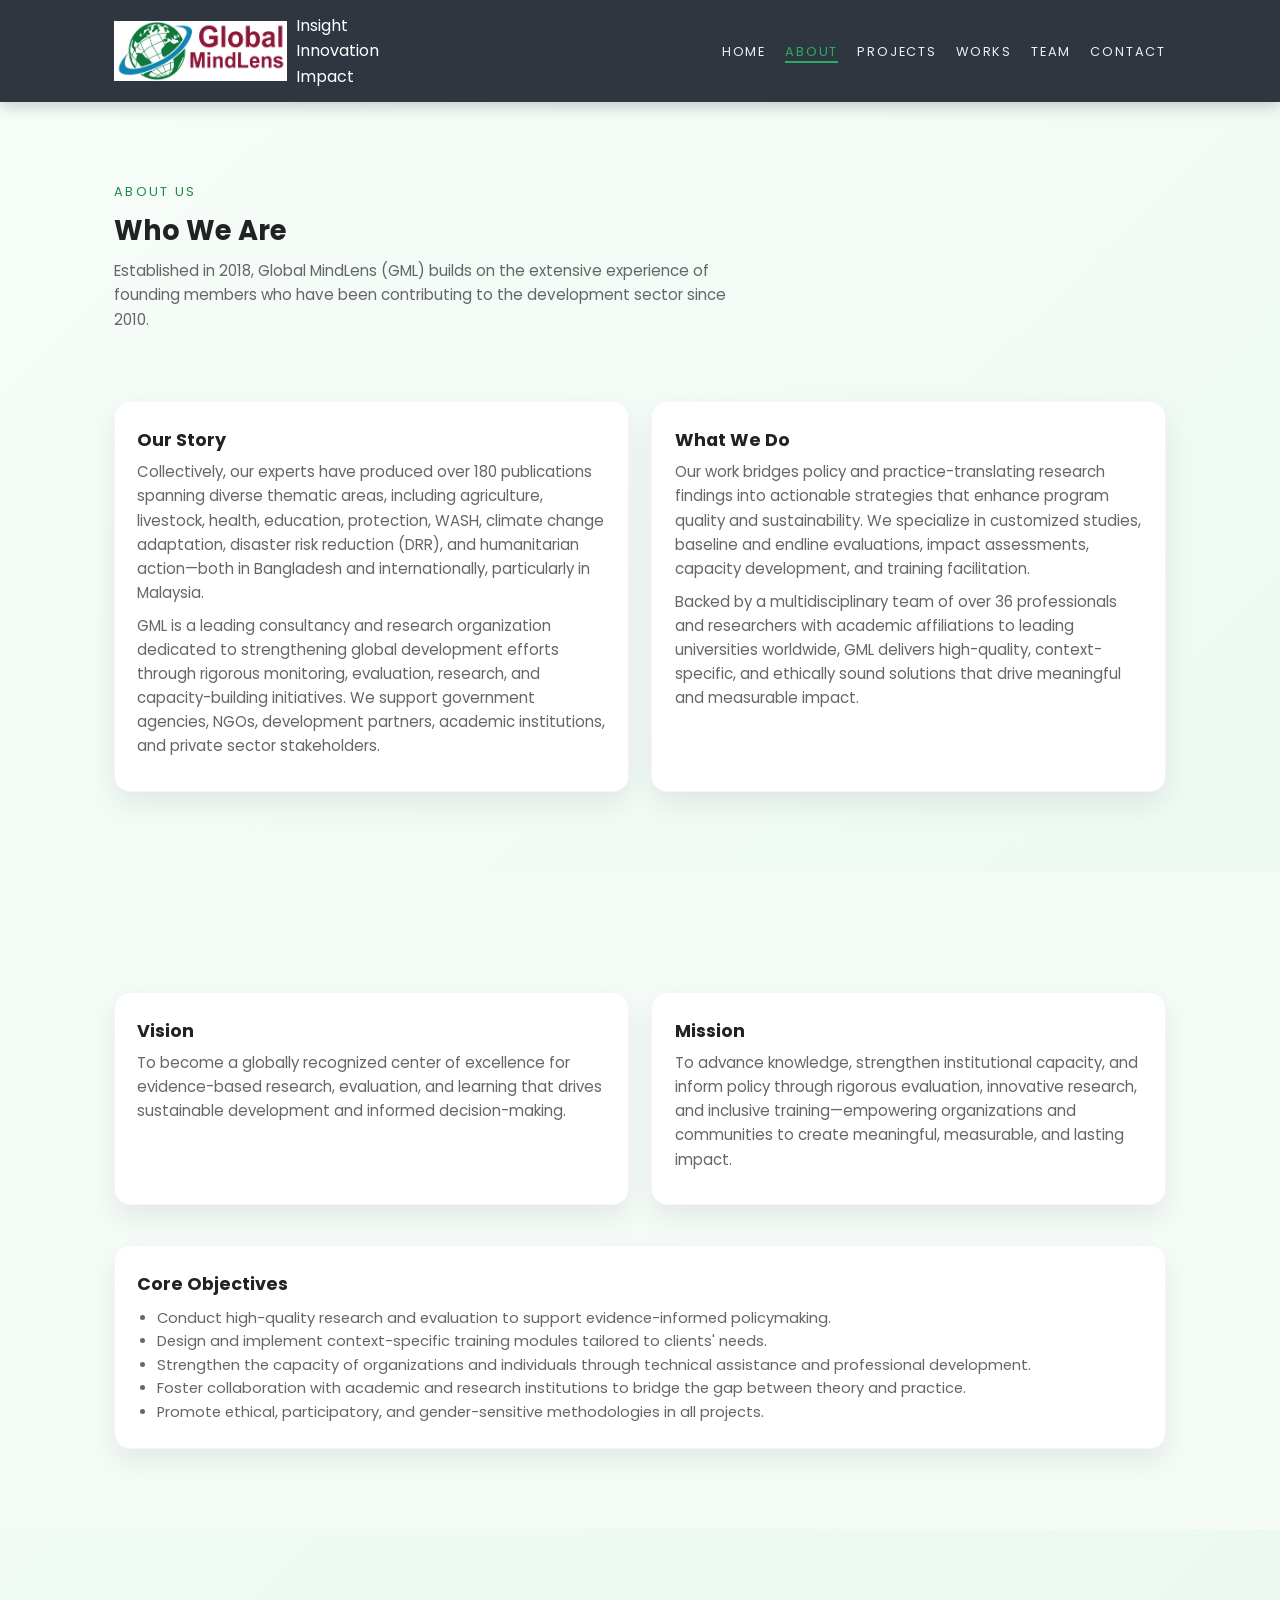
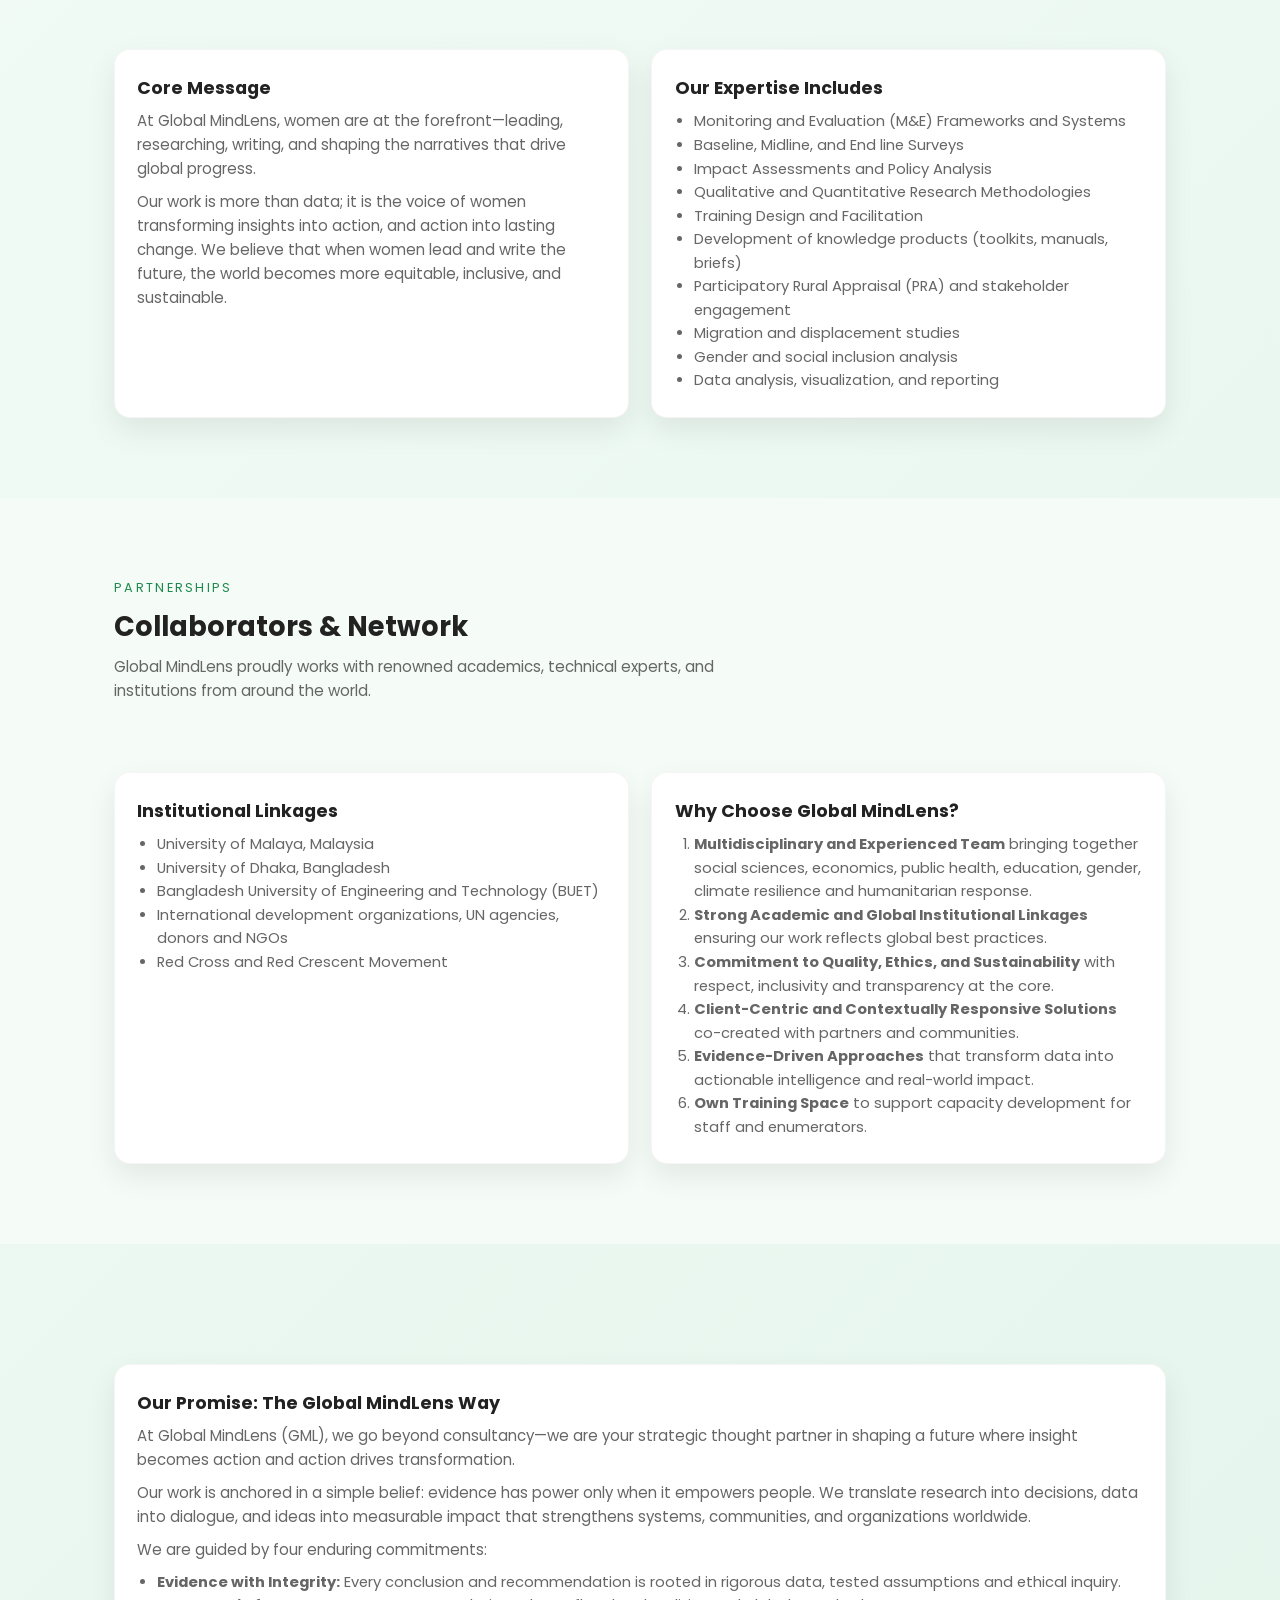
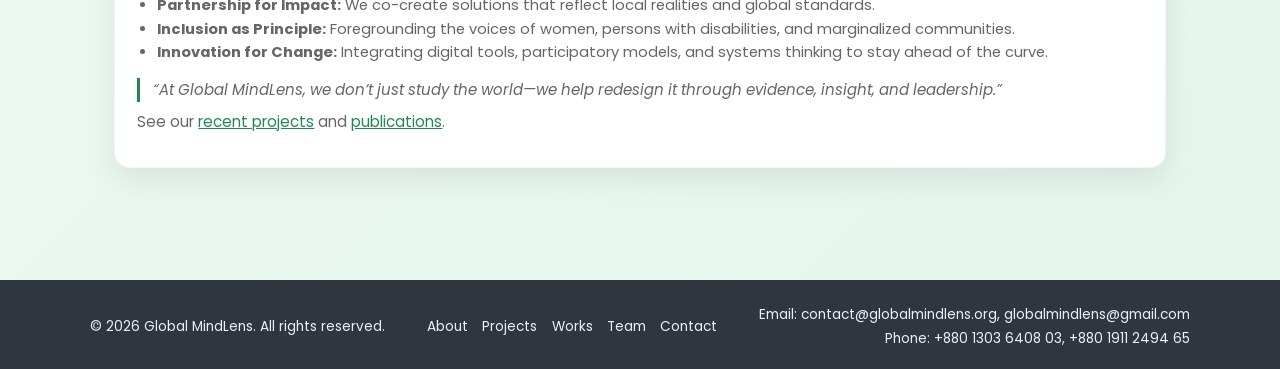
<file: about.html>
<!DOCTYPE html>
<html lang="en">
<head>
  <meta charset="UTF-8" />
  <title>About | Global MindLens</title>
  <meta name="description" content="Established in 2018, Global MindLens (GML) builds on experience in the development sector since 2010. Learn about our mission, values and expert network." />
  <link rel="canonical" href="https://globalmindlens.org/about.html" />
  <meta name="viewport" content="width=device-width, initial-scale=1" />
  <link rel="icon" href="images/logo.png" type="image/png" />
  <link rel="apple-touch-icon" sizes="180x180" href="/apple-touch-icon.png">
  <link rel="icon" type="image/png" sizes="32x32" href="/favicon-32x32.png">
  <link rel="icon" type="image/png" sizes="16x16" href="/favicon-16x16.png">
  <link rel="icon" href="/favicon.ico">
  <link rel="manifest" href="/site.webmanifest">
  <link
    href="https://fonts.googleapis.com/css2?family=Poppins:wght@300;400;500;600;700;800&display=swap"
    rel="stylesheet"
  />
  <link rel="stylesheet" href="styles.css" />
</head>
<body>
  <div id="header-placeholder"></div>

  <div class="page-wrapper">
    <main>
      <section class="section">
        <div class="container">
          <div class="section-header fade-in-up">
            <div class="section-kicker">About Us</div>
            <h1 class="section-title">Who We Are</h1>
            <p class="section-description">
              Established in 2018, Global MindLens (GML) builds on the extensive
              experience of founding members who have been contributing to the
              development sector since 2010.
            </p>
          </div>

          <div class="grid fade-in-up delay-1">
            <div class="card">
              <h2 class="card-title">Our Story</h2>
              <p class="card-body">
                Collectively, our experts have produced over 180 publications
                spanning diverse thematic areas, including agriculture,
                livestock, health, education, protection, WASH, climate change
                adaptation, disaster risk reduction (DRR), and humanitarian
                action—both in Bangladesh and internationally, particularly in
                Malaysia.
              </p>
              <p class="card-body">
                GML is a leading consultancy and research organization
                dedicated to strengthening global development efforts through
                rigorous monitoring, evaluation, research, and
                capacity-building initiatives. We support government agencies,
                NGOs, development partners, academic institutions, and private
                sector stakeholders.
              </p>
            </div>

            <div class="card">
              <h2 class="card-title">What We Do</h2>
              <p class="card-body">
                Our work bridges policy and practice-translating research
                findings into actionable strategies that enhance program quality
                and sustainability. We specialize in customized studies,
                baseline and endline evaluations, impact assessments, capacity
                development, and training facilitation.
              </p>
              <p class="card-body">
                Backed by a multidisciplinary team of over 36 professionals and
                researchers with academic affiliations to leading universities
                worldwide, GML delivers high-quality, context-specific, and
                ethically sound solutions that drive meaningful and measurable
                impact.
              </p>
            </div>
          </div>
        </div>
      </section>

      <!-- Vision, Mission, Objectives -->
      <section class="section section-alt-bg">
        <div class="container">
          <div class="grid fade-in-up">
            <div class="card">
              <h2 class="card-title">Vision</h2>
              <p class="card-body">
                To become a globally recognized center of excellence for
                evidence-based research, evaluation, and learning that drives
                sustainable development and informed decision-making.
              </p>
            </div>

            <div class="card">
              <h2 class="card-title">Mission</h2>
              <p class="card-body">
                To advance knowledge, strengthen institutional capacity, and
                inform policy through rigorous evaluation, innovative research,
                and inclusive training—empowering organizations and communities
                to create meaningful, measurable, and lasting impact.
              </p>
            </div>
          </div>

          <div class="card fade-in-up delay-1">
            <h2 class="card-title">Core Objectives</h2>
            <ul class="list">
              <li>Conduct high-quality research and evaluation to support evidence-informed policymaking.</li>
              <li>Design and implement context-specific training modules tailored to clients' needs.</li>
              <li>Strengthen the capacity of organizations and individuals through technical assistance and professional development.</li>
              <li>Foster collaboration with academic and research institutions to bridge the gap between theory and practice.</li>
              <li>Promote ethical, participatory, and gender-sensitive methodologies in all projects.</li>
            </ul>
          </div>
        </div>
      </section>

      <!-- Core Message & Expertise -->
      <section class="section">
        <div class="container">
          <div class="grid">
            <div class="card fade-in-up">
              <h2 class="card-title">Core Message</h2>
              <p class="card-body">
                At Global MindLens, women are at the forefront—leading,
                researching, writing, and shaping the narratives that drive
                global progress.
              </p>
              <p class="card-body">
                Our work is more than data; it is the voice of women transforming
                insights into action, and action into lasting change. We believe
                that when women lead and write the future, the world becomes
                more equitable, inclusive, and sustainable.
              </p>
            </div>

            <div class="card fade-in-up delay-1">
              <h2 class="card-title">Our Expertise Includes</h2>
              <ul class="list">
                <li>Monitoring and Evaluation (M&E) Frameworks and Systems</li>
                <li>Baseline, Midline, and End line Surveys</li>
                <li>Impact Assessments and Policy Analysis</li>
                <li>Qualitative and Quantitative Research Methodologies</li>
                <li>Training Design and Facilitation</li>
                <li>Development of knowledge products (toolkits, manuals, briefs)</li>
                <li>Participatory Rural Appraisal (PRA) and stakeholder engagement</li>
                <li>Migration and displacement studies</li>
                <li>Gender and social inclusion analysis</li>
                <li>Data analysis, visualization, and reporting</li>
              </ul>
            </div>
          </div>
        </div>
      </section>

      <!-- Collaborators & Why Choose Us -->
      <section class="section section-alt-bg">
        <div class="container">
          <div class="section-header fade-in-up">
            <div class="section-kicker">Partnerships</div>
            <h2 class="section-title">Collaborators &amp; Network</h2>
            <p class="section-description">
              Global MindLens proudly works with renowned academics, technical
              experts, and institutions from around the world.
            </p>
          </div>

          <div class="grid fade-in-up delay-1">
            <div class="card">
              <h3 class="card-title">Institutional Linkages</h3>
              <ul class="list">
                <li>University of Malaya, Malaysia</li>
                <li>University of Dhaka, Bangladesh</li>
                <li>Bangladesh University of Engineering and Technology (BUET)</li>
                <li>International development organizations, UN agencies, donors and NGOs</li>
                <li>Red Cross and Red Crescent Movement</li>
              </ul>
            </div>

            <div class="card">
              <h3 class="card-title">Why Choose Global MindLens?</h3>
              <ol class="list list-numbered">
                <li><strong>Multidisciplinary and Experienced Team</strong> bringing together social sciences, economics, public health, education, gender, climate resilience and humanitarian response.</li>
                <li><strong>Strong Academic and Global Institutional Linkages</strong> ensuring our work reflects global best practices.</li>
                <li><strong>Commitment to Quality, Ethics, and Sustainability</strong> with respect, inclusivity and transparency at the core.</li>
                <li><strong>Client-Centric and Contextually Responsive Solutions</strong> co-created with partners and communities.</li>
                <li><strong>Evidence-Driven Approaches</strong> that transform data into actionable intelligence and real-world impact.</li>
                <li><strong>Own Training Space</strong> to support capacity development for staff and enumerators.</li>
              </ol>
            </div>
          </div>
        </div>
      </section>

      <!-- Our Promise -->
      <section class="section">
        <div class="container">
          <div class="card fade-in-up">
            <h2 class="card-title">Our Promise: The Global MindLens Way</h2>
            <p class="card-body">
              At Global MindLens (GML), we go beyond consultancy—we are your
              strategic thought partner in shaping a future where insight
              becomes action and action drives transformation.
            </p>
            <p class="card-body">
              Our work is anchored in a simple belief: evidence has power only
              when it empowers people. We translate research into decisions,
              data into dialogue, and ideas into measurable impact that
              strengthens systems, communities, and organizations worldwide.
            </p>
            <p class="card-body">
              We are guided by four enduring commitments:
            </p>
            <ul class="list">
              <li><strong>Evidence with Integrity:</strong> Every conclusion and recommendation is rooted in rigorous data, tested assumptions and ethical inquiry.</li>
              <li><strong>Partnership for Impact:</strong> We co-create solutions that reflect local realities and global standards.</li>
              <li><strong>Inclusion as Principle:</strong> Foregrounding the voices of women, persons with disabilities, and marginalized communities.</li>
              <li><strong>Innovation for Change:</strong> Integrating digital tools, participatory models, and systems thinking to stay ahead of the curve.</li>
            </ul>
            <p class="card-body highlight-quote">
              “At Global MindLens, we don’t just study the world—we help redesign
              it through evidence, insight, and leadership.”
            </p>
            <p class="card-body">
              See our <a href="/projects.html">recent projects</a> and
              <a href="/works.html">publications</a>.
            </p>
          </div>
        </div>
      </section>
    </main>
  </div>

  <div id="footer-placeholder"></div>

  <script src="include.js"></script>
  <script src="main.js"></script>
</body>
</html>
</file>
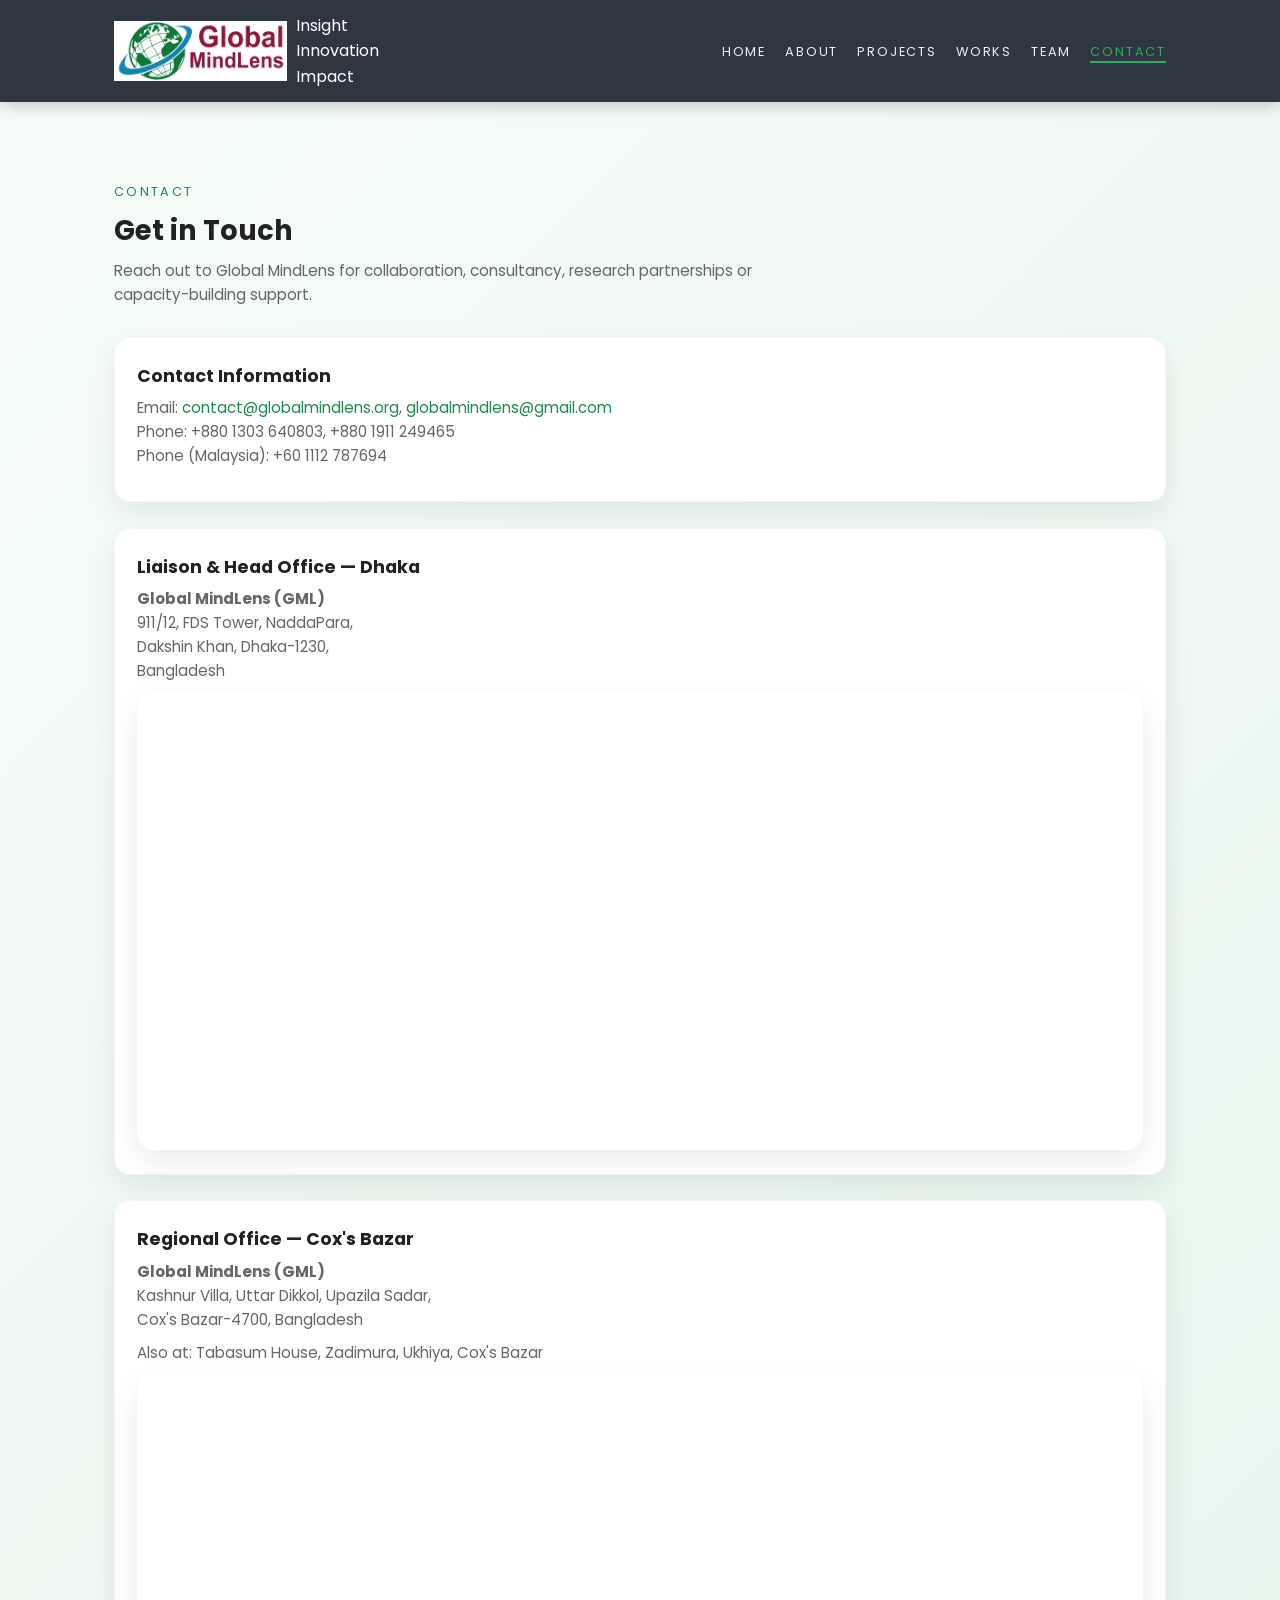
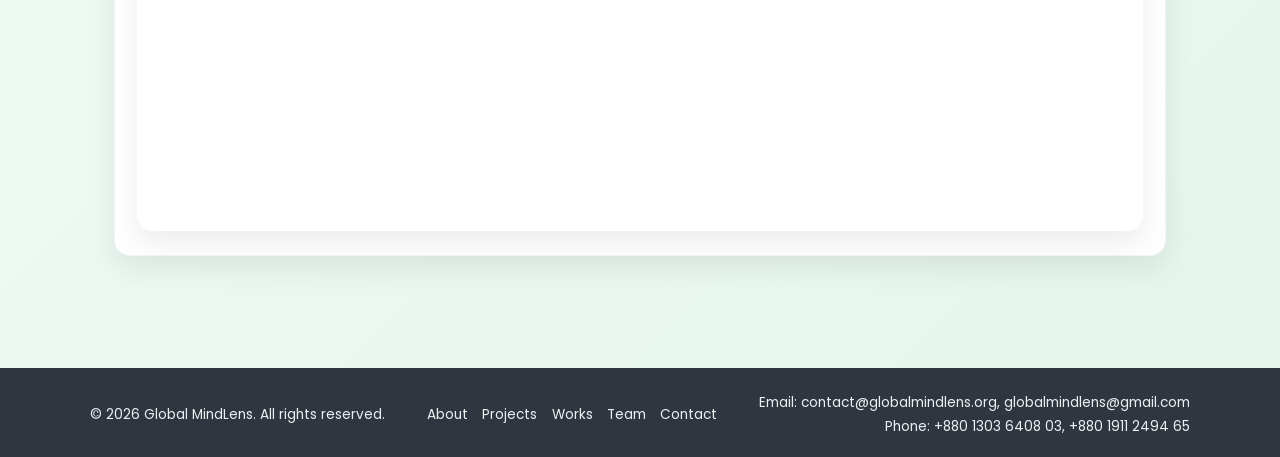
<file: contact.html>
<!DOCTYPE html>
<html lang="en">
<head>
  <meta charset="UTF-8" />
  <title>Contact | Global MindLens</title>
  <meta name="description" content="Contact Global MindLens for collaboration, consultancy, research partnerships or capacity-building support. Offices in Dhaka and Cox's Bazar, Bangladesh." />
  <link rel="canonical" href="https://globalmindlens.org/contact.html" />
  <meta name="viewport" content="width=device-width, initial-scale=1" />
  <link rel="icon" href="images/logo.png" type="image/png" />
  <link rel="apple-touch-icon" sizes="180x180" href="/apple-touch-icon.png">
  <link rel="icon" type="image/png" sizes="32x32" href="/favicon-32x32.png">
  <link rel="icon" type="image/png" sizes="16x16" href="/favicon-16x16.png">
  <link rel="icon" href="/favicon.ico">
  <link rel="manifest" href="/site.webmanifest">
  <link
    href="https://fonts.googleapis.com/css2?family=Poppins:wght@300;400;500;600;700;800&display=swap"
    rel="stylesheet"
  />
  <link rel="stylesheet" href="styles.css" />
</head>
<body>
  <div id="header-placeholder"></div>

  <div class="page-wrapper">
    <main>
      <section class="section">
        <div class="container">
          <div class="section-header fade-in-up">
            <div class="section-kicker">Contact</div>
            <h1 class="section-title">Get in Touch</h1>
            <p class="section-description">
              Reach out to Global MindLens for collaboration, consultancy,
              research partnerships or capacity-building support.
            </p>
          </div>

          <div class="contact-stack fade-in-up delay-1">

          <div class="contact-card">
            <h2 class="card-title">Contact Information</h2>
            <p class="card-body">
              Email: <a href="mailto:contact@globalmindlens.org">contact@globalmindlens.org</a>, <a href="mailto:globalmindlens@gmail.com">globalmindlens@gmail.com</a><br />
              Phone: +880 1303 640803, +880 1911 249465<br />
              Phone (Malaysia): +60 1112 787694
            </p>
          </div>

          <div class="contact-card">
            <h2 class="card-title">Liaison &amp; Head Office — Dhaka</h2>
            <p class="card-body">
              <strong>Global MindLens (GML)</strong><br />
              911/12, FDS Tower, NaddaPara,<br />
              Dakshin Khan, Dhaka-1230,<br />
              Bangladesh
            </p>

            <div class="map-wrapper">
              <iframe
                src="https://www.google.com/maps?q=911%2F912+FDS+Tower%2C+Norda+Para%2C+Dakshin+Khan%2C+Uttara%2C+Dhaka+1230%2C+Bangladesh&output=embed"
                width="100%"
                height="450"
                style="border:0;"
                allowfullscreen=""
                loading="lazy"
                referrerpolicy="no-referrer-when-downgrade"
              ></iframe>
            </div>
          </div>

          <div class="contact-card">
            <h2 class="card-title">Regional Office — Cox's Bazar</h2>
            <p class="card-body">
              <strong>Global MindLens (GML)</strong><br />
              Kashnur Villa, Uttar Dikkol, Upazila Sadar,<br />
              Cox's Bazar-4700, Bangladesh
            </p>
            <p class="card-body">
              Also at: Tabasum House, Zadimura, Ukhiya, Cox's Bazar
            </p>

            <div class="map-wrapper">
              <iframe
                src="https://www.google.com/maps?q=Kashnur+Villa%2C+Uttar+Dikkol%2C+Upazila+Sadar%2C+Cox%27s+Bazar+4700%2C+Bangladesh&output=embed"
                width="100%"
                height="450"
                style="border:0;"
                allowfullscreen=""
                loading="lazy"
                referrerpolicy="no-referrer-when-downgrade"
              ></iframe>
            </div>
          </div>

          </div>
        </div>
      </section>
    </main>
  </div>

  <div id="footer-placeholder"></div>

  <script src="include.js"></script>
  <script src="main.js"></script>
</body>
</html>
</file>
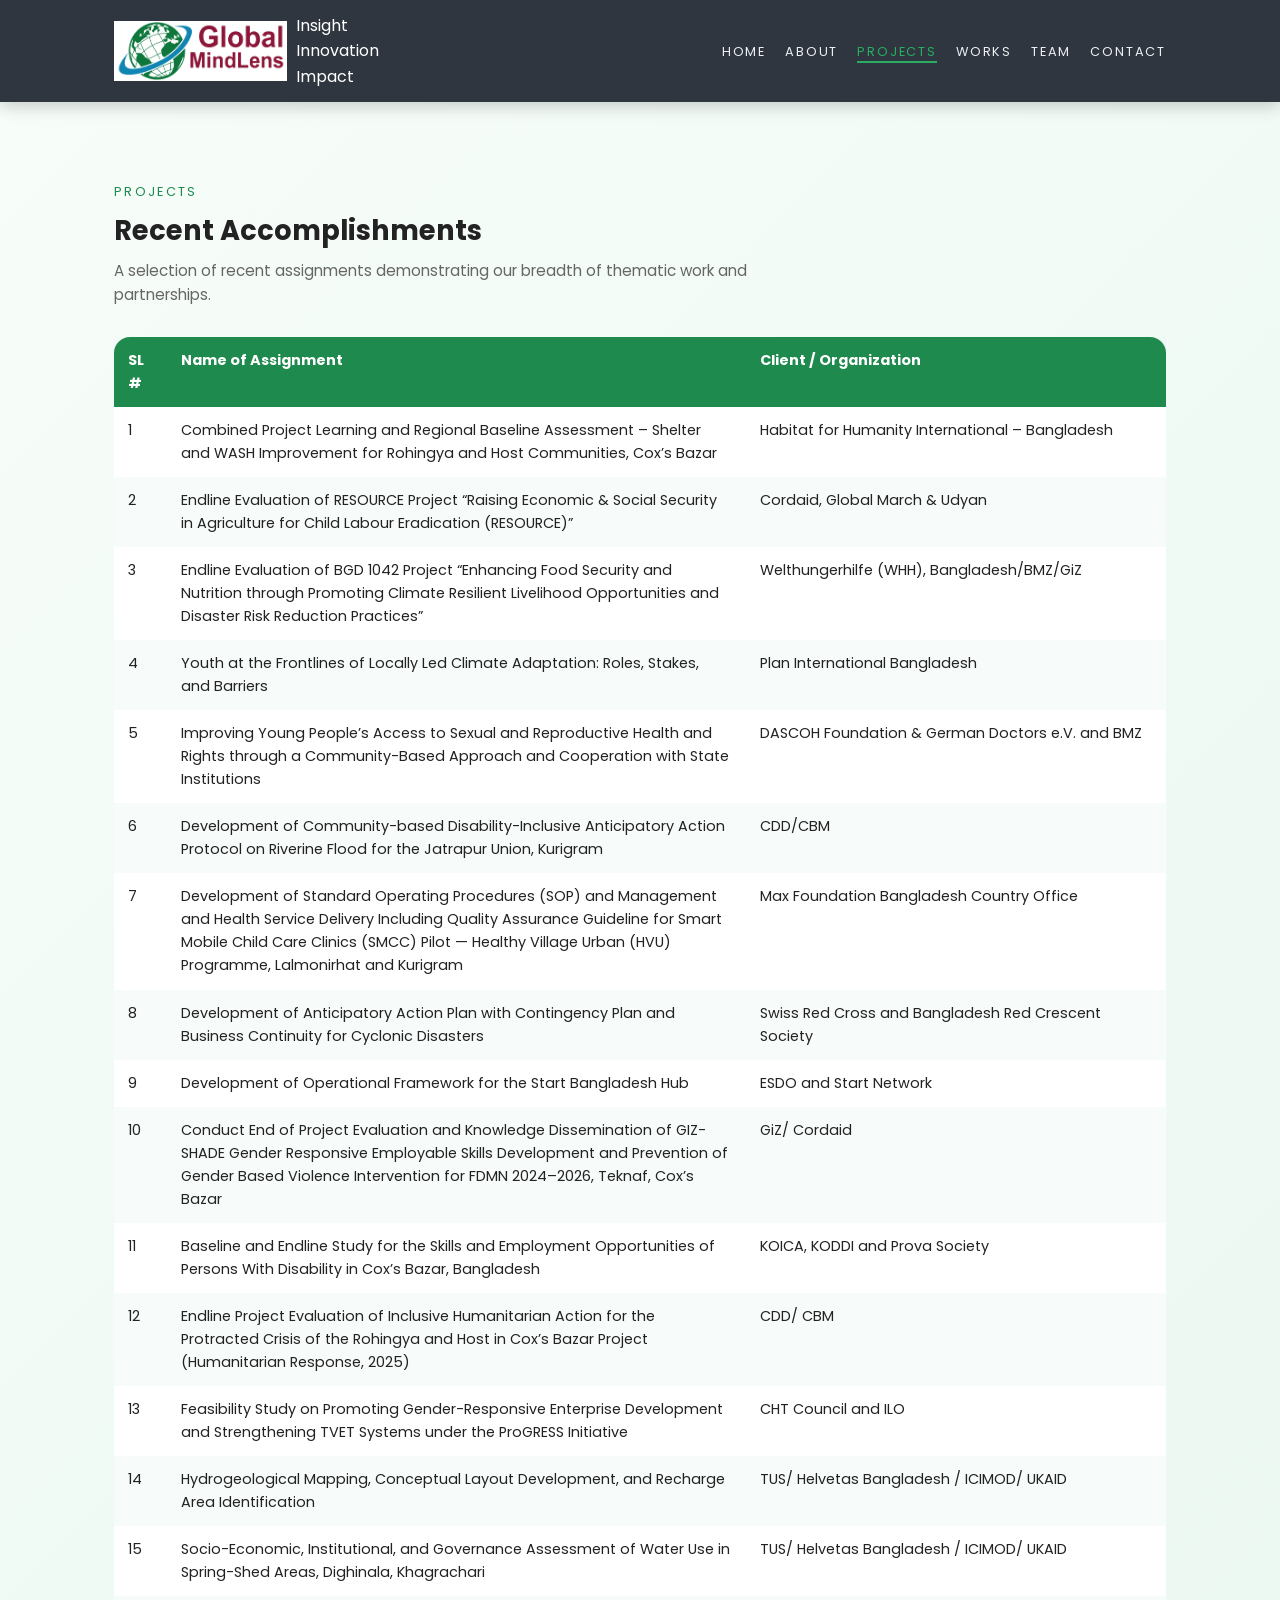
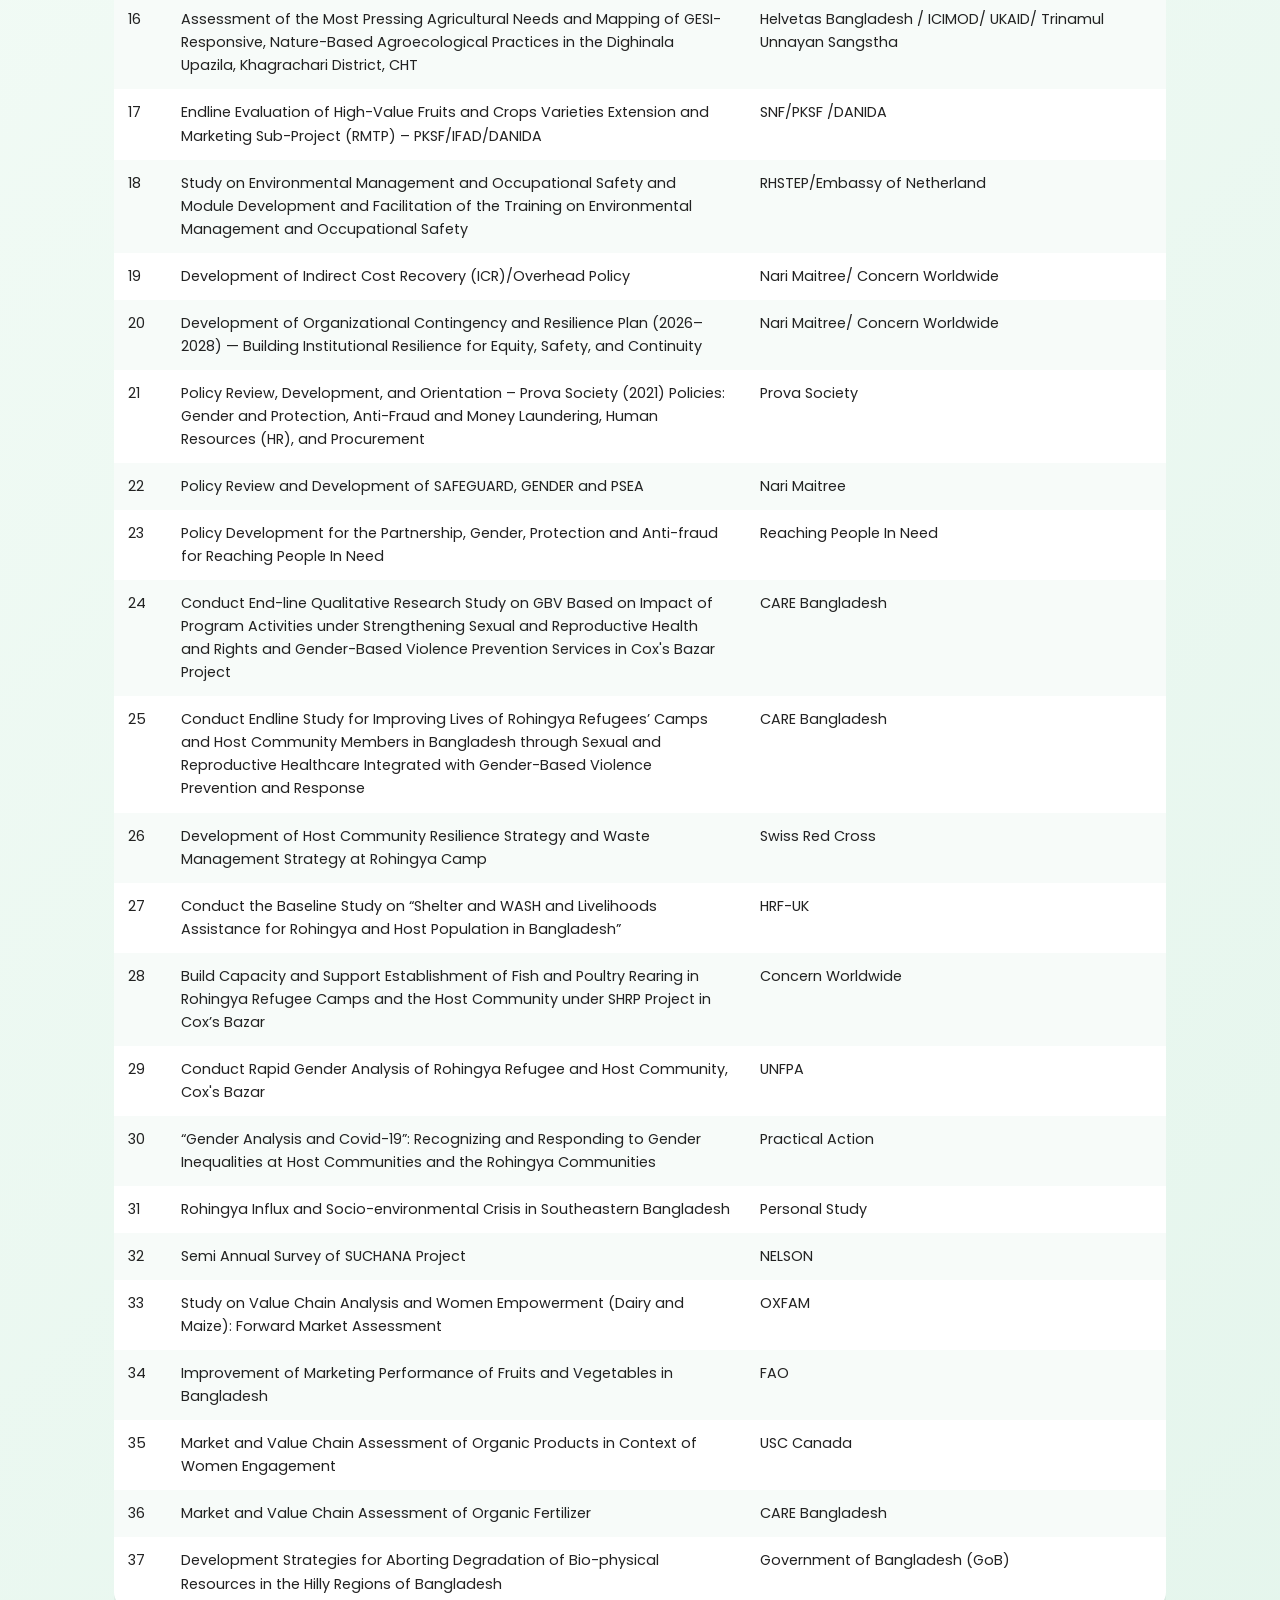
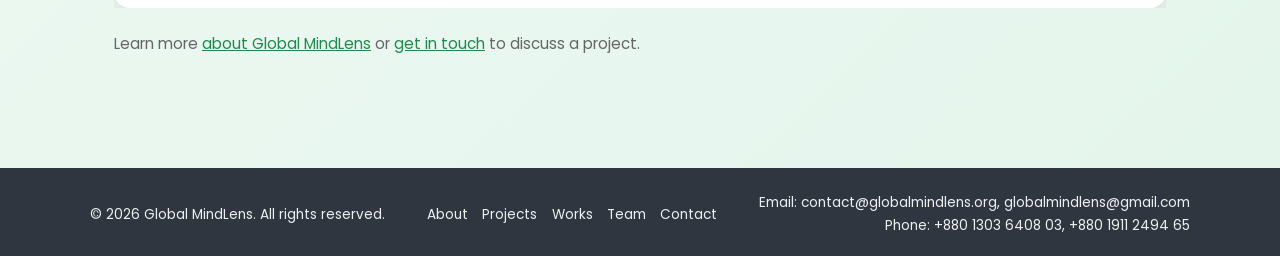
<file: projects.html>
<!DOCTYPE html>
<html lang="en">
<head>
  <meta charset="UTF-8" />
  <title>Projects | Global MindLens</title>
  <meta name="description" content="Recent assignments by Global MindLens showing our thematic work and partnerships in research, monitoring, evaluation and capacity building." />
  <link rel="canonical" href="https://globalmindlens.org/projects.html" />
  <meta name="viewport" content="width=device-width, initial-scale=1" />
  <link rel="icon" href="images/logo.png" type="image/png" />
  <link rel="apple-touch-icon" sizes="180x180" href="/apple-touch-icon.png">
  <link rel="icon" type="image/png" sizes="32x32" href="/favicon-32x32.png">
  <link rel="icon" type="image/png" sizes="16x16" href="/favicon-16x16.png">
  <link rel="icon" href="/favicon.ico">
  <link rel="manifest" href="/site.webmanifest">
  <link
    href="https://fonts.googleapis.com/css2?family=Poppins:wght@300;400;500;600;700;800&display=swap"
    rel="stylesheet"
  />
  <link rel="stylesheet" href="styles.css" />
</head>
<body>
  <div id="header-placeholder"></div>

  <div class="page-wrapper">
    <main>
      <section class="section">
        <div class="container">
          <div class="section-header fade-in-up">
            <div class="section-kicker">Projects</div>
            <h1 class="section-title">Recent Accomplishments</h1>
            <p class="section-description">
              A selection of recent assignments demonstrating our breadth of
              thematic work and partnerships.
            </p>
          </div>

          <div class="table-wrapper fade-in-up delay-1">
            <table class="table">
              <thead>
                <tr>
                  <th style="width: 5%;">SL #</th>
                  <th style="width: 55%;">Name of Assignment</th>
                  <th style="width: 40%;">Client / Organization</th>
                </tr>
              </thead>
              <tbody>
                <tr>
                  <td>1</td>
                  <td>
                    Combined Project Learning and Regional Baseline Assessment – Shelter and WASH Improvement for Rohingya and Host Communities, Cox’s Bazar
                  </td>
                  <td>Habitat for Humanity International – Bangladesh</td>
                </tr>
                <tr>
                  <td>2</td>
                  <td>
                    Endline Evaluation of RESOURCE Project “Raising Economic &amp; Social Security in Agriculture for Child Labour Eradication (RESOURCE)”
                  </td>
                  <td>Cordaid, Global March &amp; Udyan</td>
                </tr>
                <tr>
                  <td>3</td>
                  <td>
                    Endline Evaluation of BGD 1042 Project “Enhancing Food Security and Nutrition through Promoting Climate Resilient Livelihood Opportunities and Disaster Risk Reduction Practices”
                  </td>
                  <td>Welthungerhilfe (WHH), Bangladesh/BMZ/GiZ</td>
                </tr>
                <tr>
                  <td>4</td>
                  <td>
                    Youth at the Frontlines of Locally Led Climate Adaptation: Roles, Stakes, and Barriers
                  </td>
                  <td>Plan International Bangladesh</td>
                </tr>
                <tr>
                  <td>5</td>
                  <td>
                    Improving Young People’s Access to Sexual and Reproductive Health and Rights through a Community-Based Approach and Cooperation with State Institutions
                  </td>
                  <td>DASCOH Foundation &amp; German Doctors e.V. and BMZ</td>
                </tr>
                <tr>
                  <td>6</td>
                  <td>
                    Development of Community-based Disability-Inclusive Anticipatory Action Protocol on Riverine Flood for the Jatrapur Union, Kurigram
                  </td>
                  <td>CDD/CBM</td>
                </tr>
                <tr>
                  <td>7</td>
                  <td>
                    Development of Standard Operating Procedures (SOP) and Management and Health Service Delivery Including Quality Assurance Guideline for Smart Mobile Child Care Clinics (SMCC) Pilot — Healthy Village Urban (HVU) Programme, Lalmonirhat and Kurigram
                  </td>
                  <td>Max Foundation Bangladesh Country Office</td>
                </tr>
                <tr>
                  <td>8</td>
                  <td>
                    Development of Anticipatory Action Plan with Contingency Plan and Business Continuity for Cyclonic Disasters
                  </td>
                  <td>Swiss Red Cross and Bangladesh Red Crescent Society</td>
                </tr>
                <tr>
                  <td>9</td>
                  <td>
                    Development of Operational Framework for the Start Bangladesh Hub
                  </td>
                  <td>ESDO and Start Network</td>
                </tr>
                <tr>
                  <td>10</td>
                  <td>
                    Conduct End of Project Evaluation and Knowledge Dissemination of GIZ-SHADE Gender Responsive Employable Skills Development and Prevention of Gender Based Violence Intervention for FDMN 2024–2026, Teknaf, Cox’s Bazar
                  </td>
                  <td>GiZ/ Cordaid</td>
                </tr>
                <tr>
                  <td>11</td>
                  <td>
                    Baseline and Endline Study for the Skills and Employment Opportunities of Persons With Disability in Cox’s Bazar, Bangladesh
                  </td>
                  <td>KOICA, KODDI and Prova Society</td>
                </tr>
                <tr>
                  <td>12</td>
                  <td>
                    Endline Project Evaluation of Inclusive Humanitarian Action for the Protracted Crisis of the Rohingya and Host in Cox’s Bazar Project (Humanitarian Response, 2025)
                  </td>
                  <td>CDD/ CBM</td>
                </tr>
                <tr>
                  <td>13</td>
                  <td>
                    Feasibility Study on Promoting Gender-Responsive Enterprise Development and Strengthening TVET Systems under the ProGRESS Initiative
                  </td>
                  <td>CHT Council and ILO</td>
                </tr>
                <tr>
                  <td>14</td>
                  <td>
                    Hydrogeological Mapping, Conceptual Layout Development, and Recharge Area Identification
                  </td>
                  <td>TUS/ Helvetas Bangladesh / ICIMOD/ UKAID</td>
                </tr>
                <tr>
                  <td>15</td>
                  <td>
                    Socio-Economic, Institutional, and Governance Assessment of Water Use in Spring-Shed Areas, Dighinala, Khagrachari
                  </td>
                  <td>TUS/ Helvetas Bangladesh / ICIMOD/ UKAID</td>
                </tr>
                <tr>
                  <td>16</td>
                  <td>
                    Assessment of the Most Pressing Agricultural Needs and Mapping of
                    GESI-Responsive, Nature-Based Agroecological Practices in the
                    Dighinala Upazila, Khagrachari District, CHT
                  </td>
                  <td>Helvetas Bangladesh / ICIMOD/ UKAID/ Trinamul Unnayan Sangstha</td>
                </tr>
                <tr>
                  <td>17</td>
                  <td>
                    Endline Evaluation of High-Value Fruits and Crops Varieties Extension and Marketing Sub-Project (RMTP) – PKSF/IFAD/DANIDA
                  </td>
                  <td>SNF/PKSF /DANIDA</td>
                </tr>
                <tr>
                  <td>18</td>
                  <td>
                    Study on Environmental Management and Occupational Safety and Module Development and Facilitation of the Training on
                    Environmental Management and Occupational Safety
                  </td>
                  <td>RHSTEP/Embassy of Netherland</td>
                </tr>
                <tr>
                  <td>19</td>
                  <td>
                    Development of Indirect Cost Recovery (ICR)/Overhead Policy
                  </td>
                  <td>Nari Maitree/ Concern Worldwide</td>
                </tr>
                <tr>
                  <td>20</td>
                  <td>
                    Development of Organizational Contingency and Resilience Plan (2026–2028) — Building Institutional Resilience for Equity, Safety, and Continuity
                  </td>
                  <td>Nari Maitree/ Concern Worldwide</td>
                </tr>
                <tr>
                  <td>21</td>
                  <td>
                    Policy Review, Development, and Orientation – Prova Society (2021)
                    Policies: Gender and Protection, Anti-Fraud and Money Laundering, Human Resources (HR), and Procurement
                  </td>
                  <td>Prova Society</td>
                </tr>
                <tr>
                  <td>22</td>
                  <td>
                    Policy Review and Development of SAFEGUARD, GENDER and PSEA
                  </td>
                  <td>Nari Maitree</td>
                </tr>
                <tr>
                  <td>23</td>
                  <td>
                    Policy Development for the Partnership, Gender,
                    Protection and Anti-fraud for Reaching People In Need
                  </td>
                  <td>Reaching People In Need</td>
                </tr>
                <tr>
                  <td>24</td>
                  <td>
                    Conduct End-line Qualitative Research Study on GBV Based on Impact of Program Activities under Strengthening Sexual and Reproductive Health and Rights and Gender-Based Violence
                    Prevention Services in Cox's Bazar Project
                  </td>
                  <td>CARE Bangladesh</td>
                </tr>
                <tr>
                  <td>25</td>
                  <td>
                    Conduct Endline Study for Improving Lives of Rohingya Refugees’ Camps and Host Community Members in Bangladesh through Sexual and Reproductive Healthcare Integrated with
                     Gender-Based Violence Prevention and Response
                  </td>
                  <td>CARE Bangladesh</td>
                </tr>
                <tr>
                  <td>26</td>
                  <td>
                    Development of Host Community Resilience Strategy and Waste
                    Management Strategy at Rohingya Camp
                  </td>
                  <td>Swiss Red Cross</td>
                </tr>
                <tr>
                  <td>27</td>
                  <td>
                    Conduct the Baseline Study on “Shelter and WASH and Livelihoods Assistance for
                     Rohingya and Host Population in Bangladesh”
                  </td>
                  <td>HRF-UK</td>
                </tr>
                <tr>
                  <td>28</td>
                  <td>
                    Build Capacity and Support Establishment of Fish and Poultry Rearing in Rohingya Refugee Camps and the Host Community under
                    SHRP Project in Cox’s Bazar
                  </td>
                  <td>Concern Worldwide</td>
                </tr>
                <tr>
                  <td>29</td>
                  <td>
                    Conduct Rapid Gender Analysis of Rohingya Refugee and Host Community, Cox's Bazar
                  </td>
                  <td>UNFPA</td>
                </tr>
                <tr>
                  <td>30</td>
                  <td>
                    “Gender Analysis and Covid-19”: Recognizing and Responding to Gender Inequalities at Host Communities and the Rohingya Communities
                  </td>
                  <td>Practical Action</td>
                </tr>
                <tr>
                  <td>31</td>
                  <td>
                    Rohingya Influx and Socio-environmental Crisis in Southeastern Bangladesh
                  </td>
                  <td>Personal Study</td>
                </tr>
                <tr>
                  <td>32</td>
                  <td>
                    Semi Annual Survey of SUCHANA Project
                  </td>
                  <td>NELSON</td>
                </tr>
                <tr>
                  <td>33</td>
                  <td>
                    Study on Value Chain Analysis and Women Empowerment
                    (Dairy and Maize): Forward Market Assessment
                  </td>
                  <td>OXFAM</td>
                </tr>
                <tr>
                  <td>34</td>
                  <td>
                    Improvement of Marketing Performance of Fruits and Vegetables
                    in Bangladesh
                  </td>
                  <td>FAO</td>
                </tr>
                <tr>
                  <td>35</td>
                  <td>
                    Market and Value Chain Assessment of Organic Products in
                    Context of Women Engagement
                  </td>
                  <td>USC Canada</td>
                </tr>
                <tr>
                  <td>36</td>
                  <td>
                    Market and Value Chain Assessment of Organic Fertilizer
                  </td>
                  <td>CARE Bangladesh</td>
                </tr>
                <tr>
                  <td>37</td>
                  <td>
                    Development Strategies for Aborting Degradation of
                    Bio-physical Resources in the Hilly Regions of Bangladesh
                  </td>
                  <td>Government of Bangladesh (GoB)</td>
                </tr>
              </tbody>
            </table>
          </div>
          <p class="section-description" style="margin-top: 1.5rem;">
            Learn more <a href="/about.html">about Global MindLens</a> or
            <a href="/contact.html">get in touch</a> to discuss a project.
          </p>
        </div>
      </section>
    </main>
  </div>

  <div id="footer-placeholder"></div>

  <script src="include.js"></script>
  <script src="main.js"></script>
</body>
</html>
</file>
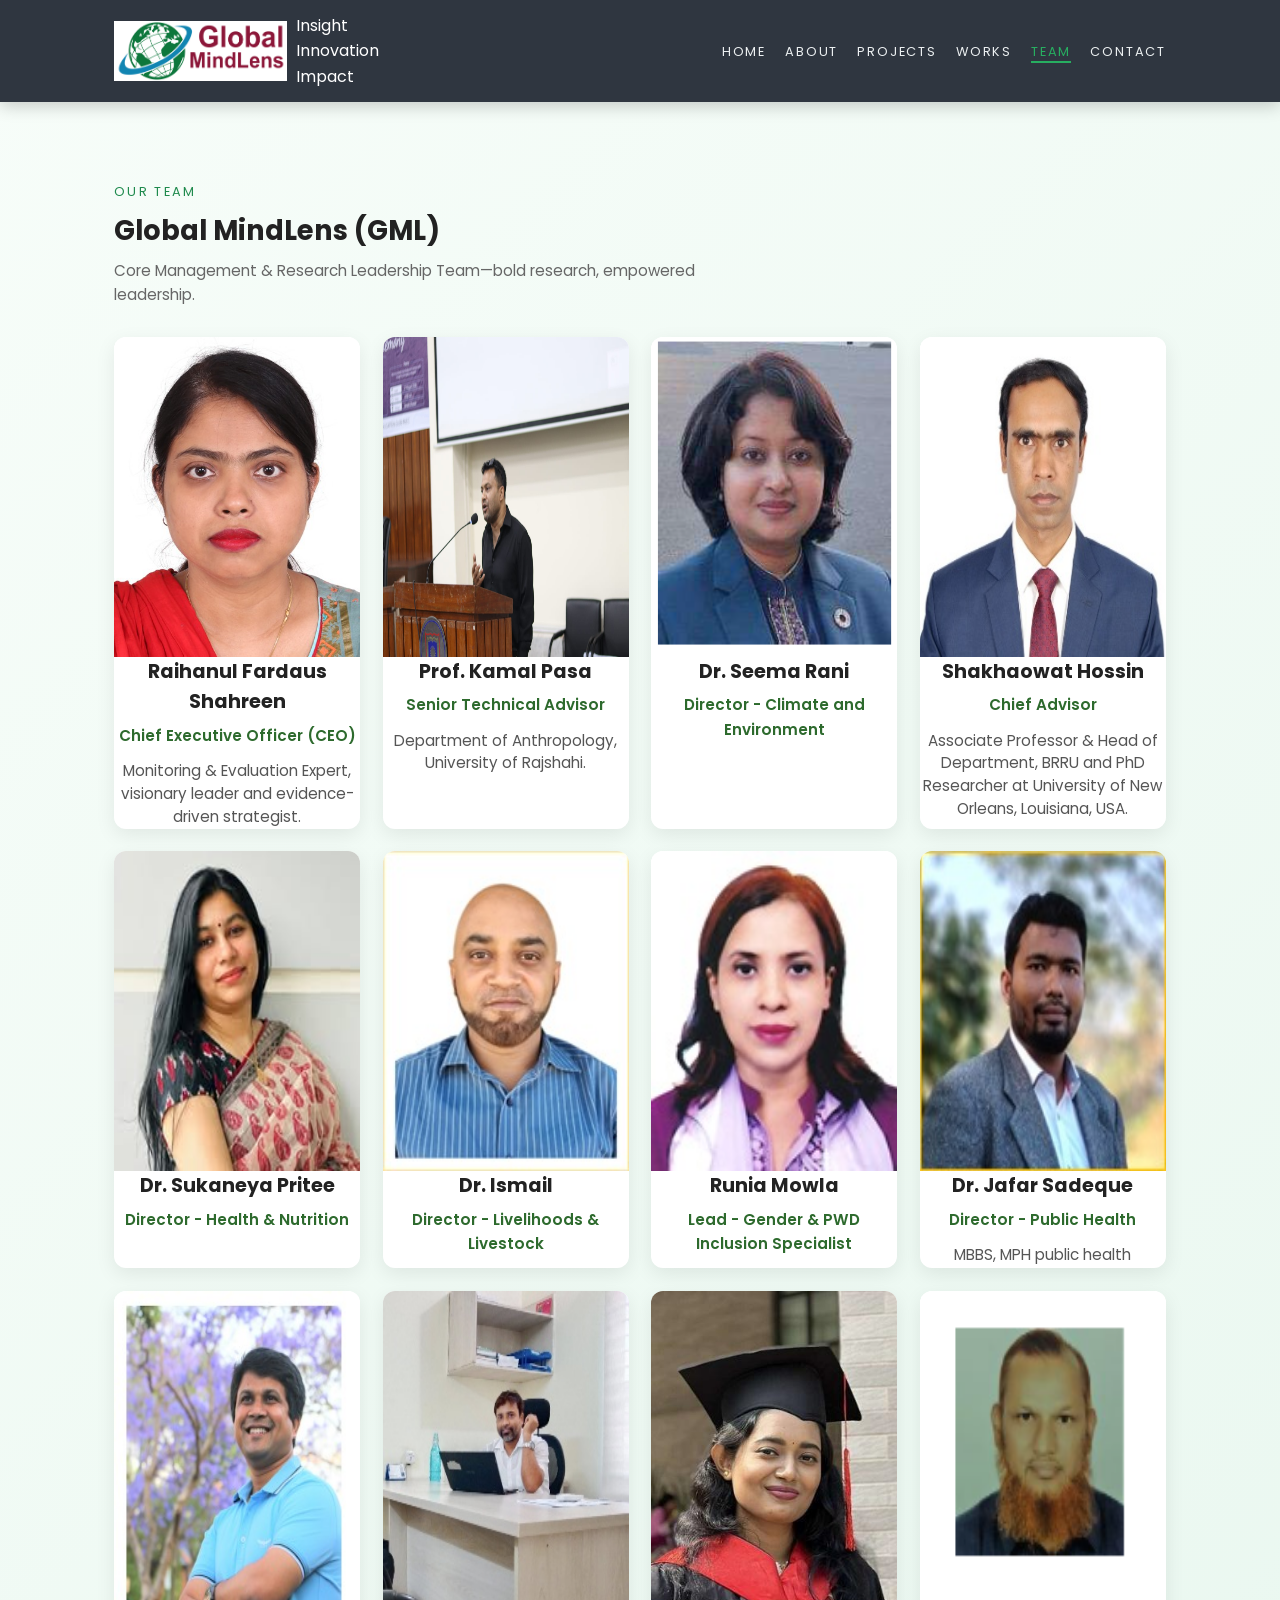
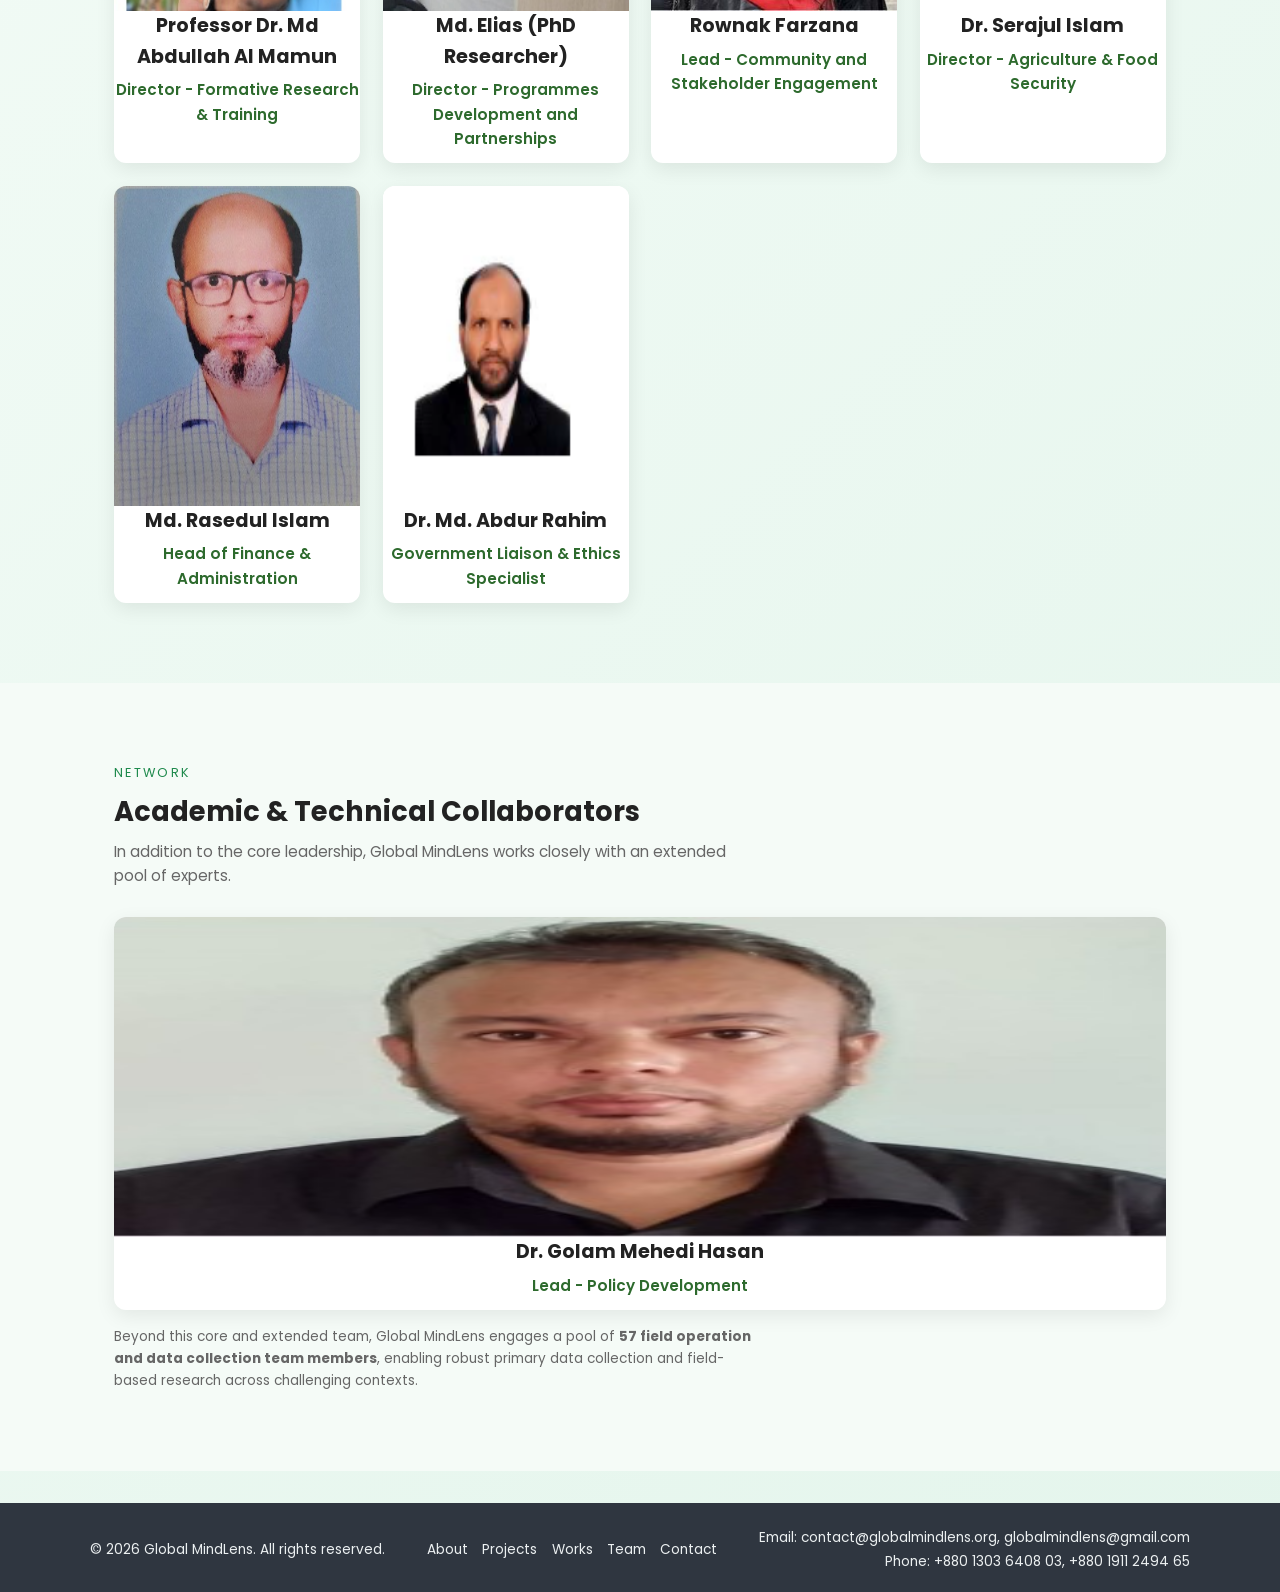
<file: team.html>
<!DOCTYPE html>
<html lang="en">
<head>
  <meta charset="UTF-8" />
  <title>Team | Global MindLens</title>
  <meta name="description" content="Meet the core management and research leadership team of Global MindLens (GML), along with our wider network of experts." />
  <link rel="canonical" href="https://globalmindlens.org/team.html" />
  <meta name="viewport" content="width=device-width, initial-scale=1" />
  <link rel="icon" href="images/logo.png" type="image/png" />
  <link rel="apple-touch-icon" sizes="180x180" href="/apple-touch-icon.png">
  <link rel="icon" type="image/png" sizes="32x32" href="/favicon-32x32.png">
  <link rel="icon" type="image/png" sizes="16x16" href="/favicon-16x16.png">
  <link rel="icon" href="/favicon.ico">
  <link rel="manifest" href="/site.webmanifest">
  <link
    href="https://fonts.googleapis.com/css2?family=Poppins:wght@300;400;500;600;700;800&display=swap"
    rel="stylesheet"
  />
  <link rel="stylesheet" href="styles.css" />
</head>
<body>
  <div id="header-placeholder"></div>

  <div class="page-wrapper">
    <main>
      <section class="section">
        <div class="container">
          <div class="section-header fade-in-up">
            <div class="section-kicker">Our Team</div>
            <h1 class="section-title">Global MindLens (GML)</h1>
            <p class="section-description">
              Core Management &amp; Research Leadership Team—bold research,
              empowered leadership.
            </p>
          </div>

          <div class="grid fade-in-up delay-1">
            <!-- Core Management & Research Leadership (from first block) -->
            <article class="person-card">
              <div class="person-meta">
                <div class="person-image">
                  <img src="images/02_Raihanul_Fardaus_Shahreen_CEO.jpeg" alt="Raihanul Fardaus Shahreen">
                </div>
                <div>
                  <div class="person-name">Raihanul Fardaus Shahreen</div>
                  <div class="person-role">Chief Executive Officer (CEO)</div>
                </div>
              </div>
              <p class="person-desc">
                Monitoring &amp; Evaluation Expert, visionary leader and
                evidence-driven strategist.
              </p>
            </article>

            <article class="person-card">
              <div class="person-meta">
                <div class="person-image">
                  <img src="images/Senior Technical Advisor_Prof. Kamal Pasa.jpeg" alt="Prof. Kamal Pasa">
                </div>
                <div>
                  <div class="person-name">Prof. Kamal Pasa</div>
                  <div class="person-role">Senior Technical Advisor</div>
                </div>
              </div>
              <p class="person-desc">
                Department of Anthropology, University of Rajshahi.
              </p>
            </article>

            <article class="person-card">
              <div class="person-meta">
                <div class="person-image">
                  <img src="images/12_Dr_Seema_Rani_Environmental_Management.png" alt="Dr. Seema Rani">
                </div>
                <div>
                  <div class="person-name">Dr. Seema Rani</div>
                  <div class="person-role">Director - Climate and Environment</div>
                </div>
              </div>
              <p class="person-desc">

              </p>
            </article>

            <article class="person-card">
              <div class="person-meta">
                <div class="person-image">
                  <img src="images/05_Shakhaowat_Hossin_Chief_Consultant.jpeg" alt="Shakhaowat Hossin">
                </div>
                <div>
                  <div class="person-name">Shakhaowat Hossin</div>
                  <div class="person-role">Chief Advisor</div>
                </div>
              </div>
              <p class="person-desc">
                Associate Professor &amp; Head of Department, BRRU and PhD
                Researcher at University of New Orleans, Louisiana, USA.
              </p>
            </article>

            <article class="person-card">
              <div class="person-meta">
                <div class="person-image">
                  <img src="images/06_Dr_Sukaneya_Pritee_Health_and_Nutritions.jpeg" alt="Dr. Sukaneya Pritee">
                </div>
                <div>
                  <div class="person-name">Dr. Sukaneya Pritee</div>
                  <div class="person-role">
                    Director - Health &amp; Nutrition
                  </div>
                </div>
              </div>
              <p class="person-desc">
                
              </p>
            </article>

            <article class="person-card">
              <div class="person-meta">
                <div class="person-image">
                  <img src="images/07_Dr_Ismail_Livelihoods_and_Livestock.jpeg" alt="Dr. Ismail">
                </div>
                <div>
                  <div class="person-name">Dr. Ismail</div>
                  <div class="person-role">
                    Director - Livelihoods &amp; Livestock
                  </div>
                </div>
              </div>
              <p class="person-desc">
                
              </p>
            </article>

            <article class="person-card">
              <div class="person-meta">
                <div class="person-image">
                  <img src="images/08_Runia_Mowla_Gender_PWD_Inclusion.jpeg" alt="Runia Mowla">
                </div>
                <div>
                  <div class="person-name">Runia Mowla</div>
                  <div class="person-role">
                    Lead - Gender &amp; PWD Inclusion Specialist
                  </div>
                </div>
              </div>
              <p class="person-desc">
                
              </p>
            </article>

            <article class="person-card">
              <div class="person-meta">
                <div class="person-image">
                  <img src="images/09_Dr_Jafar_Sadeque_Public_Health.jpeg" alt="Dr. Jafar Sadeque">
                </div>
                <div>
                  <div class="person-name">Dr. Jafar Sadeque</div>
                  <div class="person-role">
                    Director - Public Health
                  </div>
                </div>
              </div>
              <p class="person-desc">
                MBBS, MPH public health
              </p>
            </article>

            <article class="person-card">
              <div class="person-meta">
                <div class="person-image">
                  <img src="images/10_Dr_Md_Abdullah_Al_Mamun_Formative_Research.jpeg" alt="Professor Dr. Md Abdullah Al Mamun">
                </div>
                <div>
                  <div class="person-name">Professor Dr. Md Abdullah Al Mamun</div>
                  <div class="person-role">
                    Director - Formative Research &amp; Training
                  </div>
                </div>
              </div>
              <p class="person-desc">
                
              </p>
            </article>

            <article class="person-card">
              <div class="person-meta">
                <div class="person-image">
                  <img src="images/11_Md_Elias_Programmes_Development.jpeg" alt="Md. Elias">
                </div>
                <div>
                  <div class="person-name">Md. Elias (PhD Researcher)</div>
                  <div class="person-role">
                    Director - Programmes Development and Partnerships
                  </div>
                </div>
              </div>
              <p class="person-desc">
                
              </p>
            </article>

            <article class="person-card">
              <div class="person-meta">
                <div class="person-image">
                  <img src="images/13_Rownak_Farzana_CCA_and_Environment.jpeg" alt="Rownak Farzana">
                </div>
                <div>
                  <div class="person-name">Rownak Farzana</div>
                  <div class="person-role">
                    Lead - Community and Stakeholder Engagement
                  </div>
                </div>
              </div>
              <p class="person-desc">
                
              </p>
            </article>

            <article class="person-card">
              <div class="person-meta">
                <div class="person-image">
                  <img src="images/15_Dr_Serajul_Islam_Agriculture_Food_Security.png" alt="Dr. Serajul Islam">
                </div>
                <div>
                  <div class="person-name">Dr. Serajul Islam</div>
                  <div class="person-role">
                    Director - Agriculture &amp; Food Security
                  </div>
                </div>
              </div>
              <p class="person-desc">
                
              </p>
            </article>

            <article class="person-card">
              <div class="person-meta">
                <div class="person-image">
                  <img src="images/16_Md_Rasedul_Islam_Finance_and_Admin.jpeg" alt="Md. Rasedul Islam">
                </div>
                <div>
                  <div class="person-name">Md. Rasedul Islam</div>
                  <div class="person-role">
                    Head of Finance &amp; Administration
                  </div>
                </div>
              </div>
              <p class="person-desc">

              </p>
            </article>

            <article class="person-card">
              <div class="person-meta">
                <div class="person-image">
                  <img src="images/14_Dr_Md_Abdur_Rahim_Govt_Liaison_Ethics.png" alt="Dr. Md. Abdur Rahim">
                </div>
                <div>
                  <div class="person-name">Dr. Md. Abdur Rahim</div>
                  <div class="person-role">
                    Government Liaison &amp; Ethics Specialist
                  </div>
                </div>
              </div>
              <p class="person-desc">

              </p>
            </article>

          </div>
        </div>
      </section>

      <!-- Extended Network -->
      <section class="section section-alt-bg">
        <div class="container">
          <div class="section-header fade-in-up">
            <div class="section-kicker">Network</div>
            <h2 class="section-title">Academic &amp; Technical Collaborators</h2>
            <p class="section-description">
              In addition to the core leadership, Global MindLens works closely
              with an extended pool of experts.
            </p>
          </div>

          <div class="cards-grid-3 fade-in-up delay-1">
            <article class="person-card">
              <div class="person-image">
                  <img src="images/Dr. Golam Mehedi Hasan.jpeg" alt="Dr. Golam Mehedi Hasan">
                </div>
              <div class="person-name">Dr. Golam Mehedi Hasan</div>
              <div class="person-role">Lead - Policy Development</div>
              <p class="person-desc">
                
              </p>
            </article>
          </div>

          <p class="section-description small fade-in-up delay-2" style="margin-top: 1rem;">
            Beyond this core and extended team, Global MindLens engages a pool
            of <strong>57 field operation and data collection team members</strong>,
            enabling robust primary data collection and field-based research
            across challenging contexts.
          </p>
        </div>
      </section>
    </main>
  </div>

  <div id="footer-placeholder"></div>

  <script src="include.js"></script>
  <script src="main.js"></script>
</body>
</html>
</file>
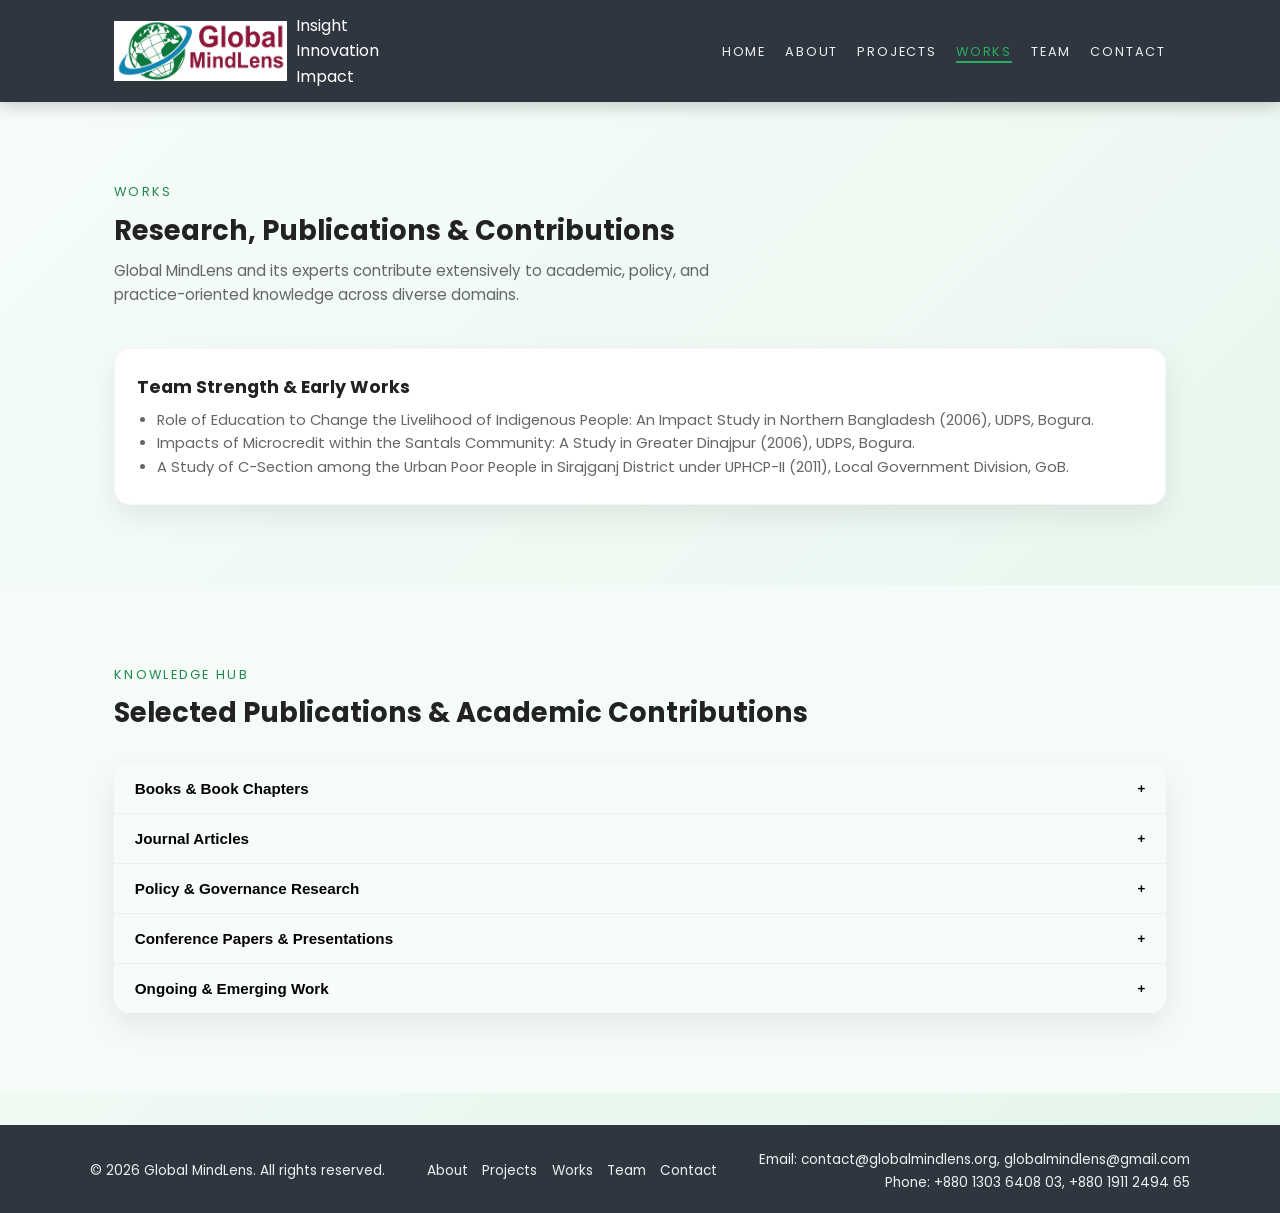
<file: works.html>
<!DOCTYPE html>
<html lang="en">
<head>
  <meta charset="UTF-8" />
  <title>Works & Publications | Global MindLens</title>
  <meta name="description" content="Research, publications and contributions by Global MindLens and its experts to academic, policy and practice-oriented knowledge." />
  <link rel="canonical" href="https://globalmindlens.org/works.html" />
  <meta name="viewport" content="width=device-width, initial-scale=1" />
  <link rel="icon" href="images/logo.png" type="image/png" />
  <link rel="apple-touch-icon" sizes="180x180" href="/apple-touch-icon.png">
  <link rel="icon" type="image/png" sizes="32x32" href="/favicon-32x32.png">
  <link rel="icon" type="image/png" sizes="16x16" href="/favicon-16x16.png">
  <link rel="icon" href="/favicon.ico">
  <link rel="manifest" href="/site.webmanifest">
  <link
    href="https://fonts.googleapis.com/css2?family=Poppins:wght@300;400;500;600;700;800&display=swap"
    rel="stylesheet"
  />
  <link rel="stylesheet" href="styles.css" />
</head>
<body>
  <div id="header-placeholder"></div>

  <div class="page-wrapper">
    <main>
      <section class="section">
        <div class="container">
          <div class="section-header fade-in-up">
            <div class="section-kicker">Works</div>
            <h1 class="section-title">Research, Publications &amp; Contributions</h1>
            <p class="section-description">
              Global MindLens and its experts contribute extensively to academic,
              policy, and practice-oriented knowledge across diverse domains.
            </p>
          </div>

          <div class="card fade-in-up">
            <h2 class="card-title">Team Strength &amp; Early Works</h2>
            <ul class="list">
              <li>Role of Education to Change the Livelihood of Indigenous People: An Impact Study in Northern Bangladesh (2006), UDPS, Bogura.</li>
              <li>Impacts of Microcredit within the Santals Community: A Study in Greater Dinajpur (2006), UDPS, Bogura.</li>
              <li>A Study of C-Section among the Urban Poor People in Sirajganj District under UPHCP-II (2011), Local Government Division, GoB.</li>
            </ul>
          </div>
        </div>
      </section>

      <!-- Accordion for Publications -->
      <section class="section section-alt-bg">
        <div class="container">
          <div class="section-header fade-in-up">
            <div class="section-kicker">Knowledge Hub</div>
            <h2 class="section-title">Selected Publications &amp; Academic Contributions</h2>
          </div>

          <div class="accordion fade-in-up delay-1" id="publicationsAccordion">
            <div class="accordion-item">
              <button class="accordion-header">
                <span class="accordion-title">Books &amp; Book Chapters</span>
                <span class="accordion-toggle">+</span>
              </button>
              <div class="accordion-body">
                <ul class="list">
                  <li>Roy, P. (2023). Reciprocity and Its Practice in Social Research. Anthropological Forum, Routledge (WoS).</li>
                  <li>Roy, P. (2024). The Santals Ethnic Community of Bangladesh: A Critical Review... The Malaysian Journal of Social Administration.</li>
                  <li>Roy, P. et al. (2025). Climate Resilience and Dynamics of Agricultural Crop Production Systems... Asia-Pacific Journal of Rural Development (under review).</li>
                  <li>Roy et al. (2020). Can Ihsanic Philosophy be an Alternative to ‘Social Justice’? In Legacies of Love, Peace and Hope.</li>
                  <li>Roy, P. K., Abd Wahab, H., &amp; Hamidi, M. (2023). A Philosophical Discussion of Sustainable Development... IGI Global.</li>
                  <li>Multiple chapters on public health, SDGs, indigenous rights, forest policy, climate justice, and governance across IGI Global, Routledge, MDPI and other publishers.</li>
                </ul>
              </div>
            </div>

            <div class="accordion-item">
              <button class="accordion-header">
                <span class="accordion-title">Journal Articles</span>
                <span class="accordion-toggle">+</span>
              </button>
              <div class="accordion-body">
                <ul class="list">
                  <li>Jhuma, C.F. &amp; Biswas, S.K. (2023). Women Empowerment Sustainability in Informal Economic Activities. The Jahangirnagar Review.</li>
                  <li>Biswas, S.K. (2021). International Marriage Migration and Its Impact on the Sylhet Region of Bangladesh. SUST Journal of Social Sciences.</li>
                  <li>Hoque, M.A. et al. (2021). Effects of COVID-19 on Readymade Garment Workers in Bangladesh. In Handbook of Research on the Impact of COVID-19 on Marginalized Populations.</li>
                  <li>Multiple papers on digitalization, local governance, SDG 4, indigenous identity, and social justice approaches in Bangladesh and South Asia.</li>
                </ul>
              </div>
            </div>

            <div class="accordion-item">
              <button class="accordion-header">
                <span class="accordion-title">Policy &amp; Governance Research</span>
                <span class="accordion-toggle">+</span>
              </button>
              <div class="accordion-body">
                <ul class="list">
                  <li>Studies on procurement performance, PPA &amp; PPR compliance, public-private partnerships and infrastructure readiness in Bangladesh.</li>
                  <li>Research on sustainability through public procurement and ICT in warehouse management in government and third sector organizations.</li>
                  <li>Analyses of social justice through BPATC, indigenous knowledge systems and constitutional provisions affecting minority and indigenous communities.</li>
                </ul>
              </div>
            </div>

            <div class="accordion-item">
              <button class="accordion-header">
                <span class="accordion-title">Conference Papers &amp; Presentations</span>
                <span class="accordion-toggle">+</span>
              </button>
              <div class="accordion-body">
                <ul class="list">
                  <li>Changing Dimension of Cyber Crime against Women and Children in the Digital Era—image-based abuse, Christ University, Bengaluru (2023).</li>
                  <li>Legislative Approach on Privacy and Data Protection, Kerala Law Academy, Thiruvananthapuram (2022).</li>
                  <li>Multiple presentations on environmental change, informal economies, digital ethnography, indigenous communities and SDGs in regional and global conferences.</li>
                </ul>
              </div>
            </div>

            <div class="accordion-item">
              <button class="accordion-header">
                <span class="accordion-title">Ongoing &amp; Emerging Work</span>
                <span class="accordion-toggle">+</span>
              </button>
              <div class="accordion-body">
                <ul class="list">
                  <li>Research on minority rights, climate policy reforms, forest policy and sustainable development of indigenous communities.</li>
                  <li>Work on ethnic tourism, rural development policy in the Global South, and climate justice for marginalized communities.</li>
                  <li>Qualitative research methodologies, researcher positionality, and digital ethnography in complex field contexts.</li>
                </ul>
              </div>
            </div>
          </div>

          
        </div>
      </section>
    </main>
  </div>

  <div id="footer-placeholder"></div>

  <script src="include.js"></script>
  <script src="main.js"></script>
</body>
</html>
</file>
<file: styles.css>
/* ========= GLOBAL RESET ========= */
*,
*::before,
*::after {
  box-sizing: border-box;
  margin: 0;
  padding: 0;
}

:root {
  --green-main: #1f8a4d;
  --green-light: #27ae60;
  --grey-dark: #2f3640;
  --grey-mid: #7f8c8d;
  --grey-light: #ecf0f1;
  --white: #ffffff;
  --text-main: #222222;
  --text-muted: #666666;
  --radius-lg: 16px;
  --shadow-soft: 0 12px 30px rgba(0, 0, 0, 0.08);
  --transition-fast: 0.25s ease;
  --max-width: 1100px;
}

/* ========= BODY & SCROLLBAR ========= */

html {
  scroll-behavior: smooth;
}

body {
  font-family: "Poppins", system-ui, -apple-system, BlinkMacSystemFont,
    "Segoe UI", Roboto, sans-serif;
  background: linear-gradient(135deg, #f7fdf9, #e4f5ec);
  color: var(--text-main);
  line-height: 1.6;
}

/* Custom scrollbar (right side) */
body::-webkit-scrollbar {
  width: 10px;
}
body::-webkit-scrollbar-track {
  background: #dfe6e9;
}
body::-webkit-scrollbar-thumb {
  background: var(--green-main);
  border-radius: 6px;
}
body::-webkit-scrollbar-thumb:hover {
  background: var(--green-light);
}

/* ========= LAYOUT ========= */

.page-wrapper {
  min-height: 100vh;
  display: flex;
  flex-direction: column;
}

main {
  flex: 1;
}

.container {
  width: 100%;
  max-width: var(--max-width);
  margin: 0 auto;
  padding: 2rem 1.5rem;
}

/* ========= HEADER & NAV ========= */

.header {
  background: var(--grey-dark);
  color: var(--white);
  position: sticky;
  top: 0;
  z-index: 1000;
  box-shadow: 0 4px 16px rgba(0, 0, 0, 0.2);
}

.header-inner {
  max-width: var(--max-width);
  margin: 0 auto;
  padding: 0.8rem 1.5rem;
  display: flex;
  align-items: center;
  justify-content: space-between;
  gap: 1rem;
}

.logo {
  display: flex;
  align-items: center;
  gap: 0.6rem;
  text-decoration: none;
  color: var(--white);
}

/* Logo image area */
.logo-mark {
  display: flex;
  align-items: center;
  height: 60px;
  width: auto;
}

.logo-mark img {
  max-height: 100%;
  max-width: 100%;
  width: auto;
  height: auto;
  object-fit: contain;
  object-position: center;
}

/* Rotating words */
.rotating-words {
  position: relative;
  height: 20px;
  overflow: hidden;
  display: inline-block;
  font-weight: 700;
  font-size: 0.9rem;
  letter-spacing: 0.06em;
  text-transform: uppercase;
  color: var(--green-light);
}

.rotating-words span {
  position: absolute;
  width: 100%;
  opacity: 0;
  animation: rotateWords 9s linear infinite;
}

/* 3 words → 3 delays */
.rotating-words span:nth-child(1) { animation-delay: 0s; }
.rotating-words span:nth-child(2) { animation-delay: 3s; }
.rotating-words span:nth-child(3) { animation-delay: 6s; }

@keyframes rotateWords {
  0% { opacity: 0; transform: translateY(100%); }
  10% { opacity: 1; transform: translateY(0); }
  30% { opacity: 1; transform: translateY(0); }
  40% { opacity: 0; transform: translateY(-100%); }
  100% { opacity: 0; }
}

.logo-text-sub {
  font-size: 0.75rem;
  color: var(--grey-light);
}

/* Nav */
.main-nav ul {
  list-style: none;
  display: flex;
  flex-wrap: wrap;
  gap: 1.2rem;
}

.main-nav a {
  color: var(--grey-light);
  text-decoration: none;
  text-transform: uppercase;
  font-size: 0.8rem;
  letter-spacing: 0.14em;
  position: relative;
  padding-bottom: 0.15rem;
  transition: color var(--transition-fast);
}

.main-nav a::after {
  content: "";
  position: absolute;
  left: 0;
  bottom: 0;
  width: 0;
  height: 2px;
  background: var(--green-light);
  transition: width var(--transition-fast);
}

.main-nav a:hover {
  color: var(--white);
}

.main-nav a:hover::after,
.main-nav a.active::after {
  width: 100%;
}

.main-nav a.active {
  color: var(--green-light);
}

/* Mobile menu toggle */
.menu-toggle {
  display: none;
  background: none;
  border: none;
  color: var(--white);
  font-size: 1.7rem;
  cursor: pointer;
}

/* ========= HERO ========= */

.hero {
  position: relative;
  padding: 6rem 1.5rem 4rem;
  color: var(--white);
  overflow: hidden;
}

.hero-bg {
  position: absolute;
  inset: 0;
  background: #111;
  background-position: center;
  background-size: cover;
  filter: brightness(0.45);
  z-index: -2;
}

/* Replace this with your own image URL */
.hero-bg.placeholder {
  background-image: url("images/hero-bg.jpg"); /* <-- change as needed */
}

.hero-overlay {
  position: absolute;
  inset: 0;
  background: linear-gradient(
    135deg,
    rgba(31, 138, 77, 0.9),
    rgba(47, 54, 64, 0.92)
  );
  z-index: -1;
}

.hero-inner {
  max-width: var(--max-width);
  margin: 0 auto;
}

.hero-kicker {
  text-transform: uppercase;
  font-size: 0.8rem;
  letter-spacing: 0.18em;
  opacity: 0.8;
  margin-bottom: 0.8rem;
}

.hero-title {
  font-size: clamp(2.2rem, 4vw, 3.1rem);
  font-weight: 800;
  margin-bottom: 0.6rem;
}

.hero-subtitle {
  max-width: 600px;
  font-size: 1rem;
  opacity: 0.95;
  margin-bottom: 1.7rem;
}

.hero-cta-row {
  display: flex;
  flex-wrap: wrap;
  align-items: center;
  gap: 0.9rem;
}

/* ========= BUTTONS ========= */

.btn {
  display: inline-flex;
  align-items: center;
  justify-content: center;
  gap: 0.4rem;
  border-radius: 999px;
  padding: 0.65rem 1.2rem;
  border: none;
  text-decoration: none;
  font-size: 0.9rem;
  cursor: pointer;
  transition: transform var(--transition-fast),
    box-shadow var(--transition-fast), background var(--transition-fast),
    color var(--transition-fast);
}

.btn-primary {
  background: var(--green-light);
  color: var(--white);
  box-shadow: var(--shadow-soft);
}

.btn-primary:hover {
  transform: translateY(-1px);
  box-shadow: 0 16px 35px rgba(39, 174, 96, 0.4);
}

.btn-ghost {
  background: transparent;
  border: 1px solid rgba(236, 240, 241, 0.6);
  color: var(--grey-light);
}

.btn-ghost:hover {
  background: rgba(236, 240, 241, 0.12);
}

/* ========= SECTIONS ========= */

.section {
  padding: 3rem 0;
}

.section-alt-bg {
  background: #f5fbf7;
}

.section-header {
  margin-bottom: 1.8rem;
}

.section-kicker {
  text-transform: uppercase;
  font-size: 0.8rem;
  letter-spacing: 0.18em;
  color: var(--green-main);
  margin-bottom: 0.4rem;
}

.section-title {
  font-size: 1.7rem;
  margin-bottom: 0.4rem;
}

.section-description {
  max-width: 640px;
  font-size: 0.95rem;
  color: var(--text-muted);
}

.section-description a,
.card-body a {
  color: var(--green-main);
}

.section-description.small {
  font-size: 0.85rem;
}

/* ========= GRIDS & CARDS ========= */

.grid {
  display: grid;
  grid-template-columns: repeat(auto-fit, minmax(230px, 1fr));
  gap: 1.4rem;
}

.cards-grid-3 {
  display: grid;
  grid-template-columns: repeat(auto-fit, minmax(260px, 1fr));
  gap: 1.5rem;
}

.card {
  background: var(--white);
  border-radius: var(--radius-lg);
  box-shadow: var(--shadow-soft);
  padding: 1.5rem 1.4rem;
  border: 1px solid rgba(0, 0, 0, 0.04);
  margin-top: 40px;
}

.card-title {
  font-size: 1.1rem;
  margin-bottom: 0.4rem;
}

.card-body {
  font-size: 0.94rem;
  color: var(--text-muted);
  margin-bottom: 0.55rem;
}

.highlight-quote {
  margin-top: 0.8rem;
  padding-left: 0.8rem;
  border-left: 3px solid var(--green-main);
  font-style: italic;
}

/* Lists */

.list {
  list-style: disc;
  margin-left: 1.2rem;
  margin-top: 0.5rem;
  font-size: 0.92rem;
  color: var(--text-muted);
}

.list-numbered {
  list-style: decimal;
}

/* ========= STATS ========= */

.stats-grid {
  display: grid;
  grid-template-columns: repeat(auto-fit, minmax(170px, 1fr));
  gap: 1rem;
}

.stat-card {
  background: var(--white);
  border-radius: var(--radius-lg);
  padding: 1.4rem 1.3rem;
  box-shadow: var(--shadow-soft);
  border: 1px solid rgba(31, 138, 77, 0.06);
  position: relative;
  overflow: hidden;
  transition: transform var(--transition-fast), box-shadow var(--transition-fast);
}

.stat-card::before {
  content: "";
  position: absolute;
  inset: 0;
  background: linear-gradient(
    to bottom right,
    rgba(31, 138, 77, 0.04),
    rgba(47, 54, 64, 0.03)
  );
  opacity: 0;
  transition: opacity var(--transition-fast);
}

.stat-card:hover {
  transform: translateY(-3px);
  box-shadow: 0 16px 40px rgba(0, 0, 0, 0.12);
}
.stat-card:hover::before {
  opacity: 1;
}

.stat-value {
  font-size: 1.7rem;
  font-weight: 700;
  color: var(--green-main);
}
.stat-label {
  font-size: 0.9rem;
  color: var(--text-muted);
}

/* ========= PEOPLE / TEAM ========= */
.team-grid {
  display: grid;
  grid-template-columns: repeat(3, 1fr);
  gap: 30px;
}

.person-card {
  background: #fff;
  border-radius: 12px;
  box-shadow: 0 6px 20px rgba(0,0,0,0.08);
  overflow: hidden;
  text-align: center;
  transition: transform 0.3s ease, box-shadow 0.3s ease;
}

.person-card:hover {
  transform: translateY(-6px);
  box-shadow: 0 10px 25px rgba(0,0,0,0.12);
}

.person-image {
  width: 100%;
  height: 320px;
  overflow: hidden;
}

.person-image img {
  width: 100%;
  height: 100%;
  object-fit: fit;
}

.person-info {
  padding: 16px;
}

.person-name {
  font-size: 1.2rem;
  font-weight: 700;
  margin-bottom: 6px;
  color: #222;
}

.person-role {
  font-size: 0.95rem;
  font-weight: 600;
  color: #2d6a2d;
  margin-bottom: 12px;
}

.person-desc {
  font-size: 0.95rem;
  color: #555;
  line-height: 1.5;
}

/* Responsive */
@media (max-width: 991px) {
  .team-grid {
    grid-template-columns: repeat(2, 1fr);
  }
}

@media (max-width: 600px) {
  .team-grid {
    grid-template-columns: 1fr;
  }
}

/* ========= NEWS ========= */
.news-grid {
  display: grid;
  grid-template-columns: repeat(auto-fill, minmax(300px, 1fr));
  gap: 1.5rem;
}

.news-card {
  display: flex;
  flex-direction: column;
  background: var(--white);
  border-radius: var(--radius-lg);
  box-shadow: var(--shadow-soft);
  border: 1px solid rgba(31, 138, 77, 0.06);
  overflow: hidden;
  color: inherit;
  text-decoration: none;
  transition: transform var(--transition-fast), box-shadow var(--transition-fast);
}

.news-card:hover {
  transform: translateY(-4px);
  box-shadow: 0 16px 40px rgba(0, 0, 0, 0.12);
}

.news-image {
  aspect-ratio: 16 / 9;
  background: var(--grey-light);
  overflow: hidden;
}

.news-image img {
  width: 100%;
  height: 100%;
  object-fit: cover;
  display: block;
}

.news-body {
  padding: 1.2rem 1.3rem 1.4rem;
  display: flex;
  flex-direction: column;
  gap: 0.5rem;
}

.news-meta {
  font-size: 0.8rem;
  color: var(--text-muted);
  text-transform: uppercase;
  letter-spacing: 0.04em;
}

.news-title {
  font-size: 1.05rem;
  line-height: 1.5;
  margin: 0;
  color: var(--grey-dark);
}

.news-desc {
  font-size: 0.92rem;
  color: var(--text-muted);
  margin: 0;
}

.news-link {
  margin-top: 0.3rem;
  font-weight: 600;
  color: var(--green-main);
}

/* ========= CONTACT ========= */

.contact-layout {
  display: grid;
  grid-template-columns: 2fr 2fr;
  gap: 1.6rem;
}

.contact-stack {
  display: grid;
  gap: 1.6rem;
}

.contact-card {
  background: var(--white);
  border-radius: var(--radius-lg);
  padding: 1.5rem 1.4rem;
  box-shadow: var(--shadow-soft);
  border: 1px solid rgba(0, 0, 0, 0.04);
}

.contact-card a {
  color: var(--green-main);
  text-decoration: none;
}
.contact-card a:hover {
  text-decoration: underline;
}

.form-field {
  margin-bottom: 0.9rem;
}

.form-label {
  display: block;
  margin-bottom: 0.25rem;
  font-size: 0.85rem;
  font-weight: 500;
}

.form-input,
.form-textarea {
  width: 100%;
  padding: 0.55rem 0.7rem;
  border-radius: 8px;
  border: 1px solid #dcdde1;
  font-size: 0.9rem;
  outline: none;
  transition: border var(--transition-fast), box-shadow var(--transition-fast);
}

.form-input:focus,
.form-textarea:focus {
  border-color: var(--green-main);
  box-shadow: 0 0 0 1px rgba(31, 138, 77, 0.15);
}

.form-textarea {
  min-height: 130px;
  resize: vertical;
}

.map-wrapper {
  border-radius: var(--radius-lg);
  overflow: hidden;
  box-shadow: var(--shadow-soft);
}

/* ========= TABLES ========= */

.table-wrapper {
  overflow-x: auto;
}

.table {
  width: 100%;
  border-collapse: collapse;
  font-size: 0.9rem;
  background: var(--white);
  border-radius: var(--radius-lg);
  box-shadow: var(--shadow-soft);
  overflow: hidden;
}

.table thead {
  background: var(--green-main);
  color: var(--white);
}
.table th,
.table td {
  padding: 0.75rem 0.9rem;
  text-align: left;
  vertical-align: top;
}
.table tbody tr:nth-child(even) {
  background: #f7fbf9;
}
.table tbody tr:hover {
  background: #ecf9f1;
}

/* ========= ACCORDION ========= */

.accordion {
  border-radius: var(--radius-lg);
  overflow: hidden;
  box-shadow: var(--shadow-soft);
  background: var(--white);
}

.accordion-item + .accordion-item {
  border-top: 1px solid #ecf0f1;
}

.accordion-header {
  padding: 1rem 1.3rem;
  background: #f7fbf9;
  cursor: pointer;
  display: flex;
  justify-content: space-between;
  align-items: center;
  border: none;
  width: 100%;
  text-align: left;
}

.accordion-title {
  font-size: 0.95rem;
  font-weight: 600;
}

.accordion-toggle {
  font-weight: 700;
}

.accordion-body {
  padding: 1rem 1.4rem 1.2rem;
  font-size: 0.9rem;
  color: var(--text-muted);
  display: none;
}

.accordion-item.open .accordion-body {
  display: block;
}

.accordion-item.open .accordion-header {
  background: #ecf9f1;
}

/* ========= FOOTER ========= */

.footer {
  background: var(--grey-dark);
  color: var(--grey-light);
  padding: 1.5rem 1.5rem 1.2rem;
  margin-top: 2rem;
}

.footer-inner {
  max-width: var(--max-width);
  margin: 0 auto;
  display: flex;
  flex-wrap: wrap;
  gap: 1.4rem;
  align-items: center;
  justify-content: space-between;
  font-size: 0.85rem;
}

.footer-links {
  display: flex;
  flex-wrap: wrap;
  gap: 0.9rem;
}

.footer-links a {
  color: var(--grey-light);
  text-decoration: none;
  transition: color var(--transition-fast);
}
.footer-links a:hover {
  color: var(--green-light);
}

.footer-contact {
  text-align: right;
  display: flex;
  flex-direction: column;
  gap: 0.1rem;
}

.footer-contact a {
  color: var(--grey-light);
  text-decoration: none;
  transition: color var(--transition-fast);
}
.footer-contact a:hover {
  color: var(--green-light);
}

/* ========= ANIMATIONS ========= */

.fade-in-up {
  opacity: 0;
  transform: translateY(15px);
  animation: fadeInUp 0.7s var(--transition-fast) forwards;
}
.fade-in-up.delay-1 {
  animation-delay: 0.1s;
}
.fade-in-up.delay-2 {
  animation-delay: 0.2s;
}
.fade-in-up.delay-3 {
  animation-delay: 0.3s;
}

@keyframes fadeInUp {
  to {
    opacity: 1;
    transform: translateY(0);
  }
}

/* ========= RESPONSIVE ========= */

@media (max-width: 900px) {
  .header-inner {
    padding-inline: 1rem;
  }

  .main-nav ul {
    position: fixed;
    top: 0;
    right: -260px;
    height: 100%;
    width: 260px;
    background: #ffffff;
    flex-direction: column;
    padding: 80px 20px;
    gap: 1rem;
    transition: right 0.3s ease;
    box-shadow: -2px 0 6px rgba(0,0,0,0.1);
    z-index: 999;
  }

  .main-nav ul li a {
    color: var(--grey-dark);
  }

  .main-nav ul.open-menu {
    right: 0;
  }

  .menu-toggle {
    display: block;
  }

  .hero {
    padding-top: 5rem;
    padding-bottom: 3rem;
  }

  .contact-layout {
    grid-template-columns: 1fr;
  }

  .footer-inner {
    flex-direction: column;
    align-items: flex-start;
  }

  .footer-contact {
    text-align: left;
  }
}

@media (max-width: 600px) {
  .hero-title {
    font-size: 2rem;
  }
}
</file>
